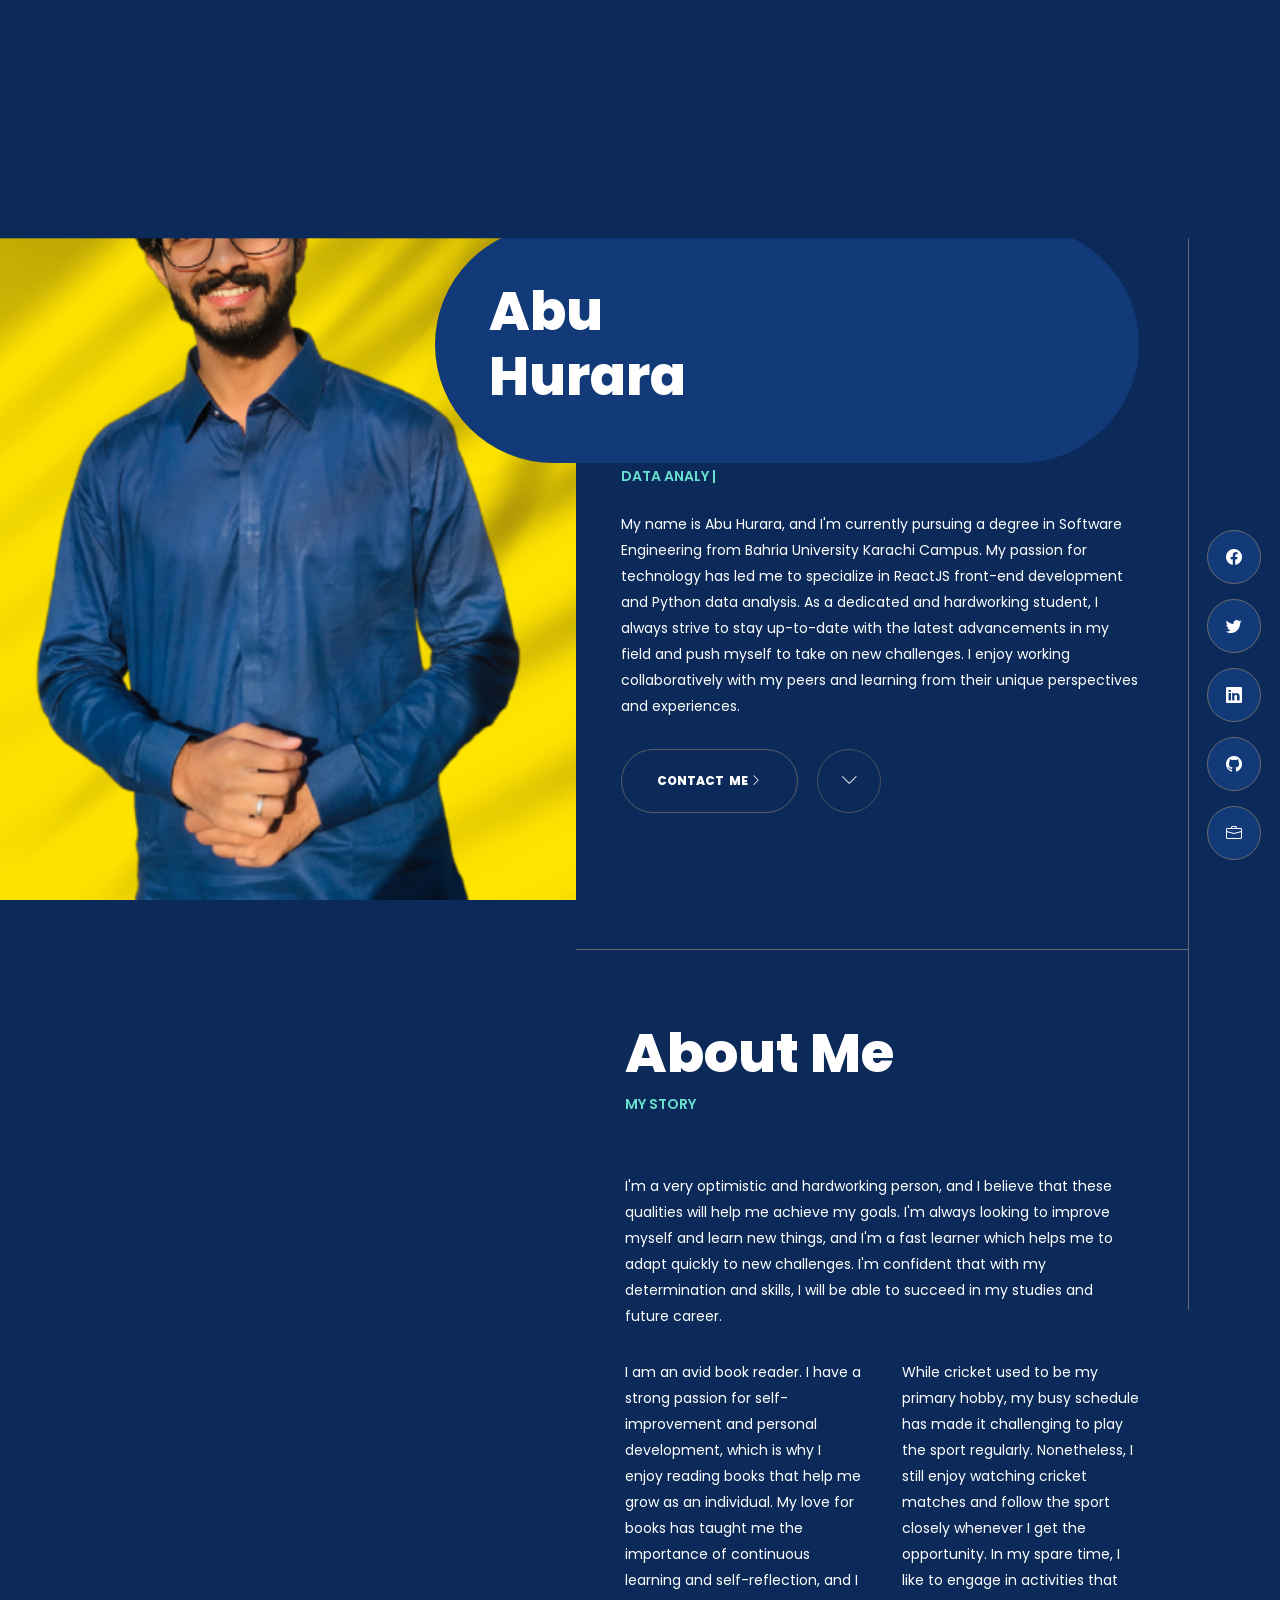
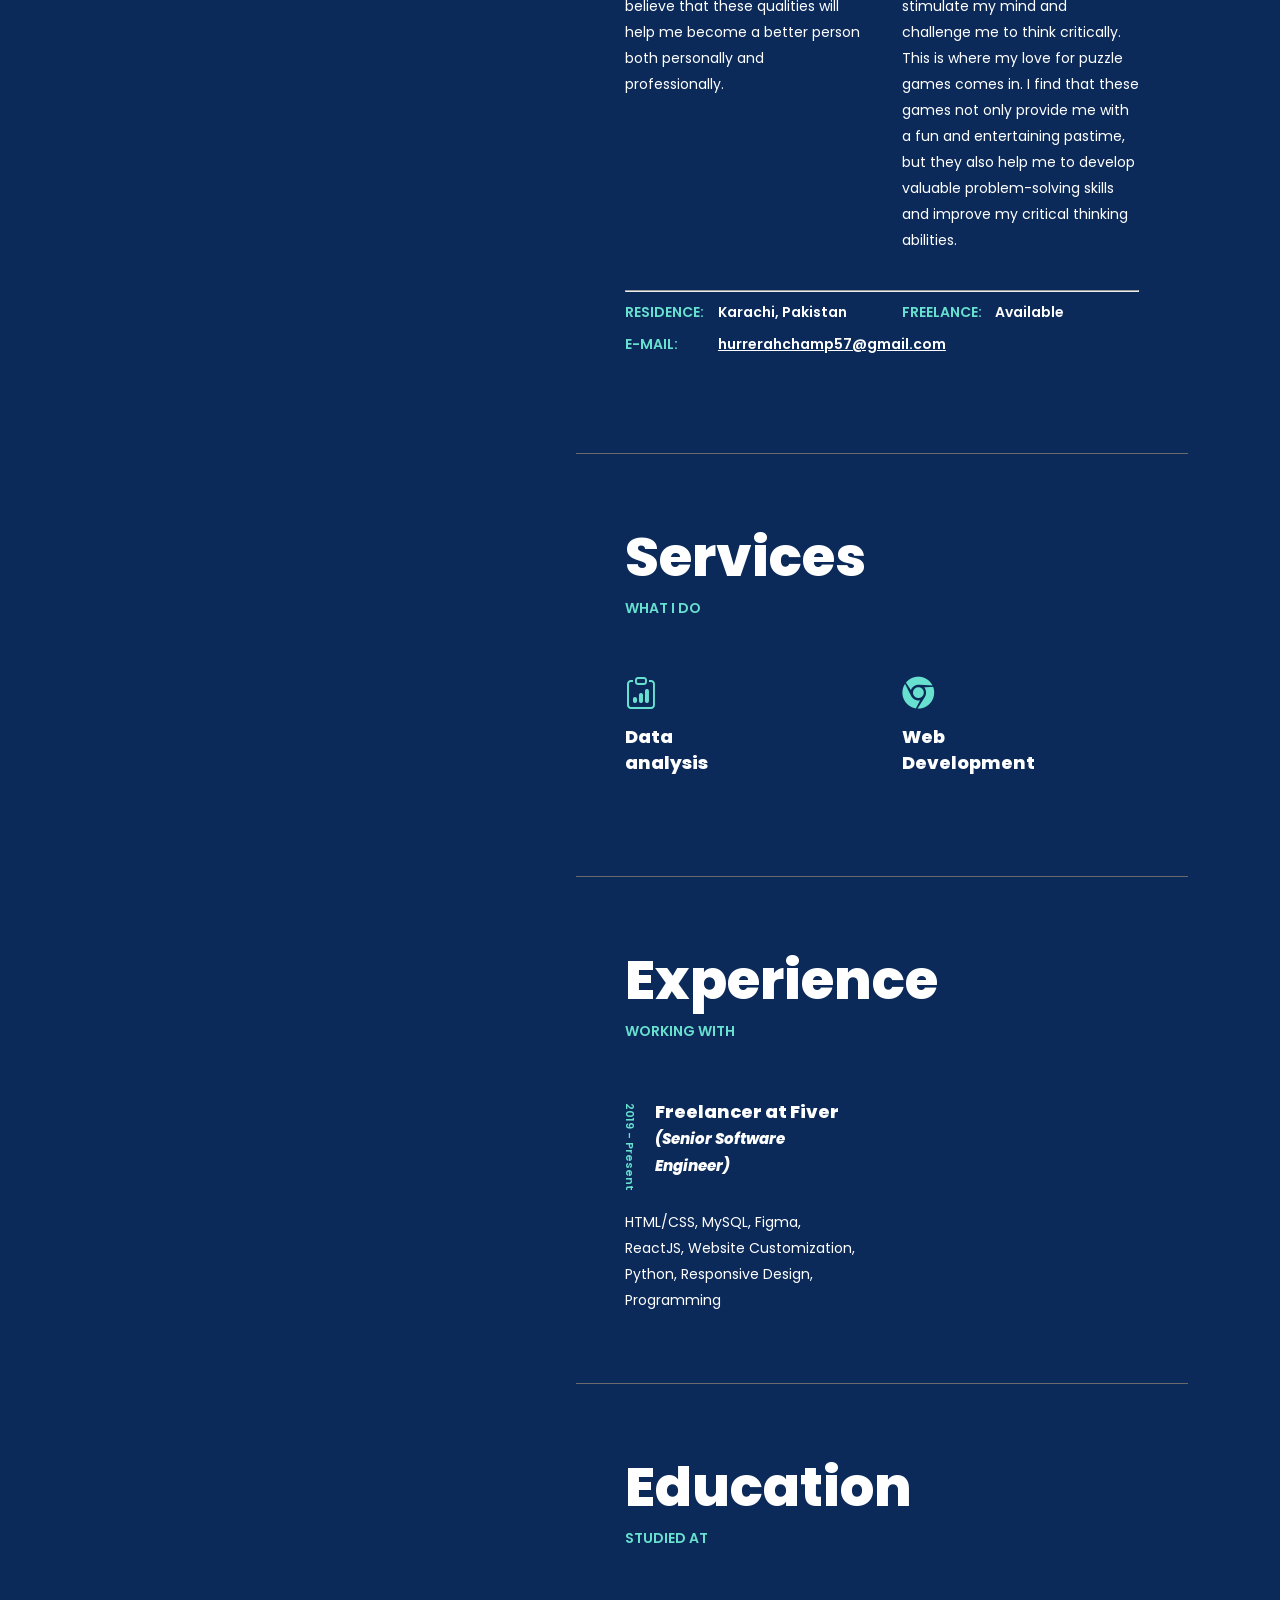
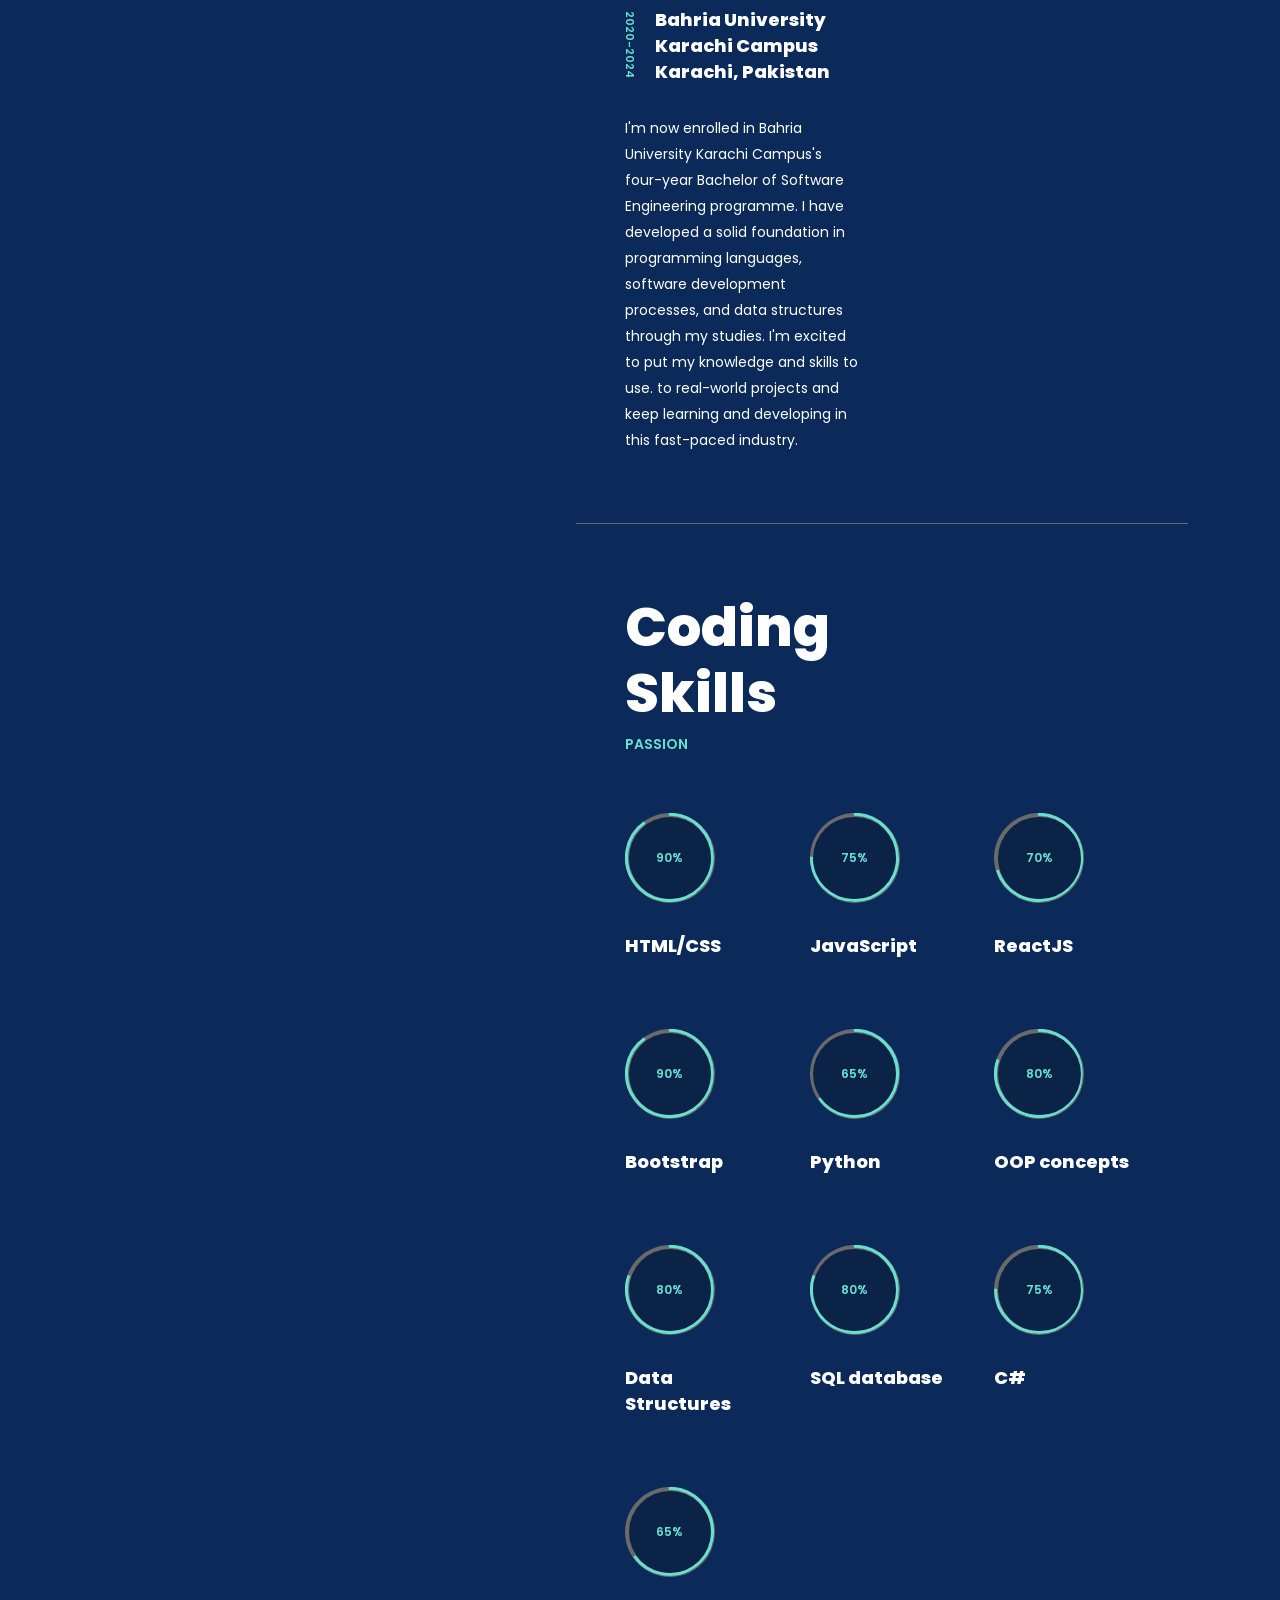
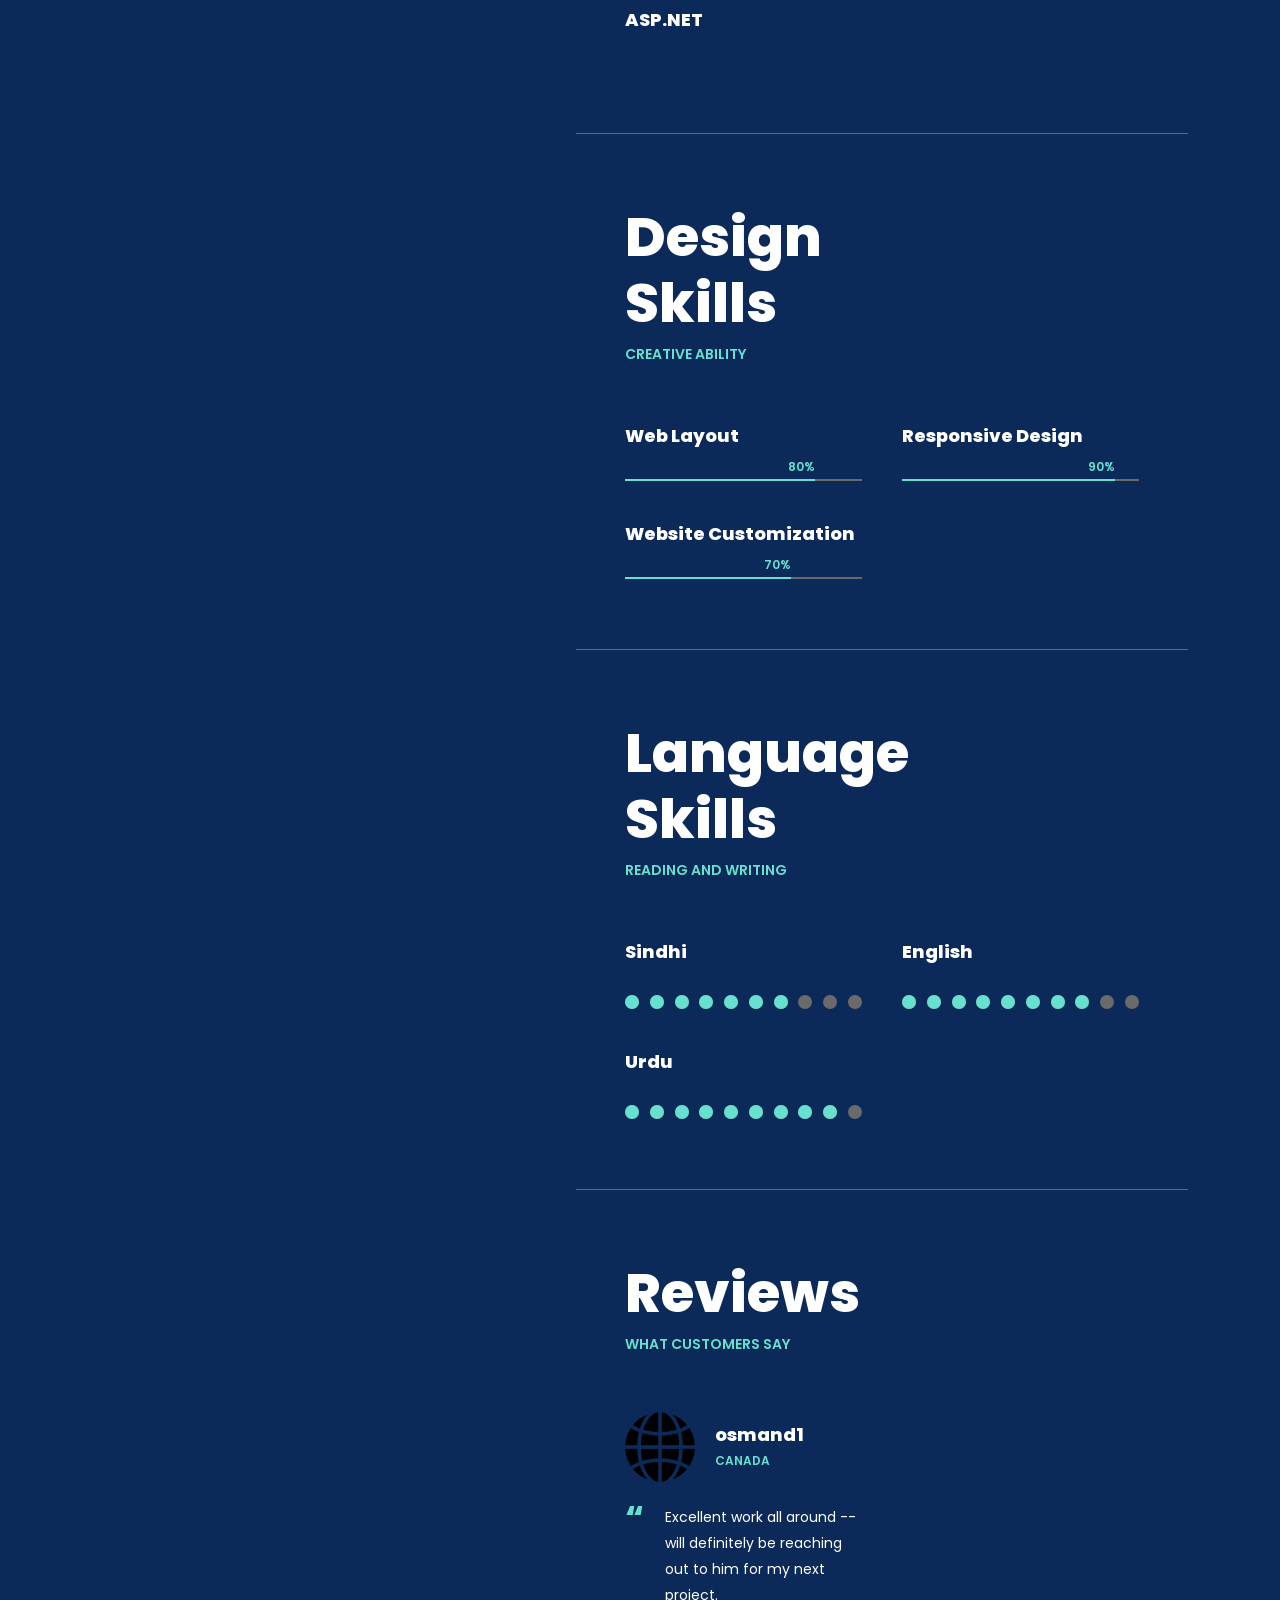
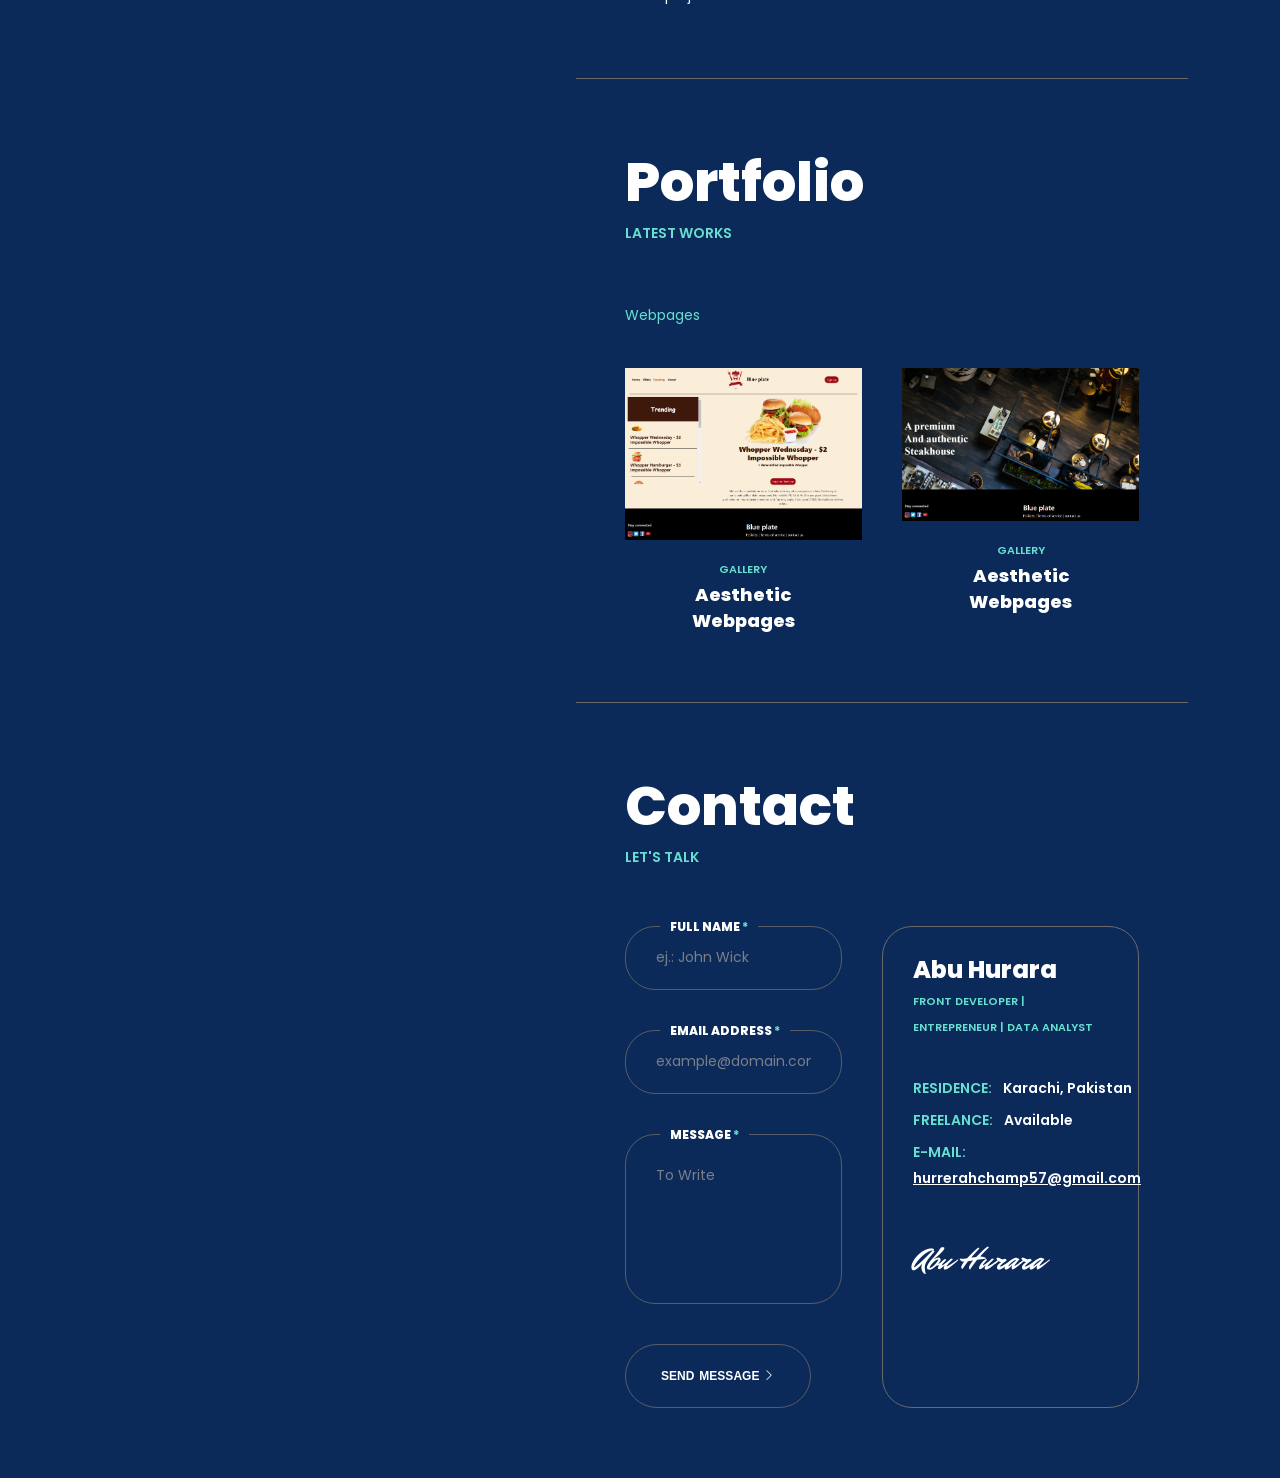
<file: Task 2 Portfolio/index.html>
<!doctype html>
<html lang="en-US">
<head>

<meta charset="UTF-8">
<meta name="viewport" content="width=device-width, initial-scale=1, maximum-scale=1" />
<meta name="description" content="Abu hurara, nick name Champ. Full stack web developer, Entrepreneur." />
<meta name="author" content="Abu Hurara" />

<title>Abu Hurara - Champ - Full Stack Developer</title>

<link href="https://fonts.googleapis.com/css?family=Poppins:100,100i,200,200i,300,300i,400,400i,500,500i,600,600i,700,700i,800,800i,900,900i&amp;display=swap" rel="stylesheet">
<link href="https://fonts.googleapis.com/css?family=Mr+Dafoe&amp;display=swap" rel="stylesheet">

<link rel="stylesheet" href="asset/css/basic.css" />
<link rel="stylesheet" href="asset/css/layout.css" />
<link rel="stylesheet" href="asset/css/magnific-popup.css" />
<link rel="stylesheet" href="asset/css/animate.css" />
<link rel="stylesheet" href="asset/css/jarallax.css" />
<link rel="stylesheet" href="asset/css/owl.carousel.css" />
<link rel="stylesheet" href="asset/css/swiper.css" />
<link rel="stylesheet" href="asset/css/fontawesome.css" />

  <link href="asset/js/glightbox/css/glightbox.min.css" rel="stylesheet">
<link rel="preconnect" href="//fonts.gstatic.com" crossorigin>
<link href="//fonts.googleapis.com/css2?family=Cairo:wght@200;300;400;600;700&display=swap" rel="stylesheet">
<link rel="stylesheet" href="https://cdn.jsdelivr.net/npm/bootstrap-icons@1.5.0/font/bootstrap-icons.css">
<script src="//cdn.jsdelivr.net/npm/bootstrap@5.1.3/dist/js/bootstrap.bundle.min.js" integrity="sha384-ka7Sk0Gln4gmtz2MlQnikT1wXgYsOg+OMhuP+IlRH9sENBO0LRn5q+8nbTov4+1p" crossorigin="anonymous"></script>

<script src="https://code.jquery.com/jquery-3.6.0.min.js"></script>

<!--[if lt IE 9]>
	<script src="http://css3-mediaqueries-js.googlecode.com/svn/trunk/css3-mediaqueries.js"></script>
	<script src="http://html5shim.googlecode.com/svn/trunk/html5.js"></script>
	<![endif]-->
<link rel="apple-touch-icon" sizes="180x180" href="images/favicons/apple-touch-icon.png">
<link rel="icon" type="image/png" sizes="32x32" href="images/favicons/favicon-32x32.png">
<link rel="icon" type="image/png" sizes="16x16" href="images/favicons/favicon-16x16.png">
<link rel="stylesheet" type="text/css" href="https://stackpath.bootstrapcdn.com/font-awesome/4.7.0/css/font-awesome.min.css">
 <link rel="icon" href="asset/pictures/avatar.jpeg">
<script async src="https://www.googletagmanager.com/gtag/js?id=G-E610DMZG5G" type="77de8e51364ebb33f315ec96-text/javascript"></script>
<script type="77de8e51364ebb33f315ec96-text/javascript">
		window.dataLayer = window.dataLayer || [];
		function gtag() { dataLayer.push(arguments); }
		gtag('js', new Date());
		gtag('config', 'G-E610DMZG5G');
	</script>
	<script src="asset/js/jquery.min.js"></script>
	<script src="asset/js/magnific-popup.js"></script>
	<script src='asset/js/magnific-popup.js'></script>

<style>
   a.has-popup-gallery:hover .bi-image {
  visibility: visible;
}

  </style>
	
</head>
<body class="home">

<div class="preloader">
<div class="box-1">
<div class="centrize full-width">
<div class="vertical-center">
<div class="spinner">
<div class="lines"></div>
</div>
</div>
</div>
</div>
<div class="box-2"></div>
</div> 

<div class="container">

<header class="header">

<div class="logo">
<a href="#">
<img class="logo-img" src="asset/pictures/avatar.jpeg" alt="Abu Hurara -Champ " style="border-radius: 100%;" />
<span class="logo-lnk">Abu<br />Hurrerah</span>
</a>
</div>

<a href="#" class="menu-btn"><span></span></a>

<a href="Professional CV Resume.pdf" class="btn download-cv-btn">
<span class="animated-button"><span>Download CV</span></span>
<i class="bi bi-download"></i>
</a>

<div class="header-sidebar">

<div class="top-menu">
<div class="top-menu-nav">
<div class="menu-topmenu-container">
<ul class="menu">
<li class="menu-item">
<a href="#section-about">
<span class="animated-button"><span>About</span></span>
</a>
</li>
<li class="menu-item">
<a href="#section-experience">
<span class="animated-button"><span>Resume</span></span>
</a>
</li>
<li class="menu-item">
<a href="#section-portfolio">
<span class="animated-button"><span>Portfolio</span></span>
</a>
</li>
<li class="menu-item">
<a href="#section-contacts">
<span class="animated-button"><span>Contact</span></span>
</a>
</li>
</ul>
</div>
</div>
</div>
</div>
</header>

<div class="wrapper">

<div class="background-bg">
<div class="started-carousel">
<div class="swiper-container">
<div class="swiper-wrapper">

<div class="swiper-slide first">
 <div class="background-filter">
<div class="background-img" style="background-image: url(asset/pictures/profile-pic.png);"></div>
</div>
</div>
<div class="swiper-slide">
<div class="background-filter">
<div class="background-img" style="background-image: url(asset/pictures/profile-pic.png);"></div>
</div>
</div>
<div class="swiper-slide">
<div class="background-filter">
<div class="background-img" style="background-image: url(asset/pictures/profile-pic.png);"></div>
</div>
</div>
</div>
</div>
</div>
</div>

<div class="section started" id="section-started">
<div class="centrize full-width">
<div class="vertical-center">

<h1 class="h-title">
Abu <br />Hurara
</h1>

<div class="started-content">

<div class="h-subtitles">
<div class="h-subtitle typing-subtitle">
<p>Data Analyst in python</p>
<p>Front-end Web Developer</p>
<p>Entrepreneur</p>
<p>Team Leader</p>
</div>
<span class="typed-subtitle"></span>
</div>

<div class="h-text">
	My name is Abu Hurara, and I'm currently pursuing a degree in Software Engineering from Bahria University Karachi Campus. My
	 passion for technology has led me to specialize in ReactJS front-end development and Python data analysis.
	As a dedicated and hardworking student, I always strive to stay up-to-date with the latest advancements in my field and push myself to
	 take on new challenges. I enjoy working collaboratively with my peers and learning from their unique perspectives and experiences.
	
</div>

<a href="#section-contacts" class="btn">
<span class="animated-button"><span>Contact Me</span></span>
<i class="bi bi-chevron-right"></i>
</a>

<a href="#" class="btn mouse-btn" style="display: none;">
	<i class="bi bi-chevron-down"></i>
	<br>
</a>
</div>
</div>
</div>
</div>

<div class="section about" id="section-about">
<div class="content">

<div class="titles">
<div class="title">About Me</div>
<div class="subtitle">My story</div>
</div>

<div class="cols">
<div class="col col-full">
<div class="single-post-text">
<p>I'm a very optimistic and hardworking person, and I believe that these qualities will help me achieve my 
	goals. I'm always looking to improve myself and learn new things, and I'm a fast learner which helps me to
	 adapt quickly to new challenges.
	I'm confident that with my determination and skills, I will be able to succeed in my studies and future
	 career.</p>
</div>
</div>
<div class="col">
<div class="single-post-text">
<p>
    I am an avid book reader. I have a strong passion for self-improvement 
	and personal development, which is why I enjoy reading books that help me grow as an individual.
	
	My love for books has taught me the importance of continuous learning and self-reflection, and I believe
	 that these qualities will help me become a better person both personally and professionally.
</p>
</div>
</div>
<div class="col">
<div class="single-post-text">
<p>
	While cricket used to be my primary hobby, my busy schedule has made it challenging to play the sport 
	regularly. Nonetheless, I still enjoy watching cricket matches and follow the sport closely whenever I
	 get the opportunity.

	In my spare time, I like to engage in activities that stimulate my mind and challenge me to think 
	critically. This is where my love for puzzle games comes in. I find that these games not only provide me
	 with a fun and entertaining pastime, but they also help me to develop valuable problem-solving skills and
	  improve my critical thinking abilities.
</p>
</div>
</div>
</div>

<div class="info-list">
<hr>
<ul>
<li><strong>Residence:</strong> Karachi, Pakistan</li>
<li><strong>Freelance:</strong> Available</li>
<li style="white-space:nowrap"><strong style="display:inline-block">E-mail:</strong> <a class="__cf_email__" style="display:inline-block">hurrerahchamp57@gmail.com</a></li>

</ul>
</div>
<div class="clear"></div>
</div>
</div>

<div class="section service" id="section-services">
<div class="content">

<div class="titles">
<div class="title">Services</div>
<div class="subtitle">What I Do</div>
</div>

<div class="service-items">

<div class="service-col">
<div class="service-item">
<div class="icon"><i class="bi bi-clipboard-data"></i></div>
<div class="name">Data <br />analysis</div>
</div>
</div>
<div class="service-col">
	<div class="service-item">
	<div class="icon"><i class="fa fa-chrome"></i></div>
	<div class="name">Web <br />Development</div>
	</div>
	</div>
</div>
<div class="clear"></div>
</div>
</div>


<div class="section resume" id="section-experience">
<div class="content">

<div class="titles">
<div class="title">Experience</div>
<div class="subtitle">Working with</div>
</div>

<div class="content-carousel">
<div class="owl-carousel" data-slidesview="2" data-slidesview_mobile="1">
<div class="item">
<div class="resume-item active">
<div class="date">2019 - Present</div>
<div class="name">Freelancer at Fiver  <br><small><i>(Senior Software Engineer)</i></small></div>
<div class="single-post-text">
	<p>
		HTML/CSS, MySQL, Figma, ReactJS, Website Customization, Python, Responsive Design, Programming 
	   </p>
</div>
</div>
</div>

<!-- <div class="item">
<div class="resume-item active">
<div class="date">#</div>
<div class="name"># <br><small><i>#</i></small>
</div>
<div class="single-post-text">
<p>#</p>
</div>
</div>
</div> -->







</div>

<!-- <div class="navs">
<span class="bi bi-chevron-left"></span>
<span class="next fas fa-chevron-right"></span>
</div> -->
</div>
</div>
</div>

<div class="section resume" id="section-education">
<div class="content">

<div class="titles">
<div class="title">Education</div>
<div class="subtitle">Studied at</div>
</div>

<div class="content-carousel">
<div class="owl-carousel" data-slidesview="2" data-slidesview_mobile="1">
<div class="item">
<div class="resume-item active">
<div class="date">2020-2024</div>
<div class="name">Bahria University Karachi Campus<br />Karachi, Pakistan</div>
<div class="single-post-text">
<p>
	I'm now enrolled in Bahria University Karachi Campus's four-year Bachelor of Software Engineering
	 programme. I have developed a solid foundation in programming languages, software development processes,
	  and data structures through my studies. I'm excited to put my knowledge and skills to use. to real-world
	   projects and keep learning and developing in this fast-paced industry.
</p>
</div>
</div>
</div>
</div>

<div class="navs">
</div>
</div>
</div>
</div>

<div class="section skills" id="section-skills-code">
<div class="content">

<div class="titles">
<div class="title">Coding Skills</div>
<div class="subtitle">Passion</div>
</div>

<div class="skills circles">
<ul>
<li>
<div class="progress p90">
<div class="percentage"></div>
<span>90%</span>
</div>
<div class="name">HTML/CSS</div>
</li>
<li>
<div class="progress p75">
<div class="percentage"></div>
<span>75%</span>
</div>
<div class="name">JavaScript</div>
</li>
<li>
 <div class="progress p70">
<div class="percentage"></div>
<span>70%</span>
</div>
<div class="name">ReactJS</div>
</li>
<li>
<div class="progress p90">
<div class="percentage"></div>
<span>90%</span>
</div>
<div class="name">Bootstrap</div>
</li>
<li>
<div class="progress p65">
<div class="percentage"></div>
<span>65%</span>
</div>
<div class="name">Python</div>
</li>
<li>
<div class="progress p80">
<div class="percentage"></div>
<span>80%</span>
</div>
<div class="name">OOP concepts</div>
</li>
<li>
<div class="progress p80">
<div class="percentage"></div>
<span>80%</span>
</div>
<div class="name">Data Structures</div>
</li>
<li>
	<div class="progress p80">
	<div class="percentage"></div>
	<span>80%</span>
	</div>
	<div class="name">SQL database</div>
	</li>
	<li>
		<div class="progress p75">
		<div class="percentage"></div>
		<span>75%</span>
		</div>
		<div class="name">C#</div>
		</li>
		<li>
			<div class="progress p65">
			<div class="percentage"></div>
			<span>65%</span>
			</div>
			<div class="name">ASP.NET</div>
			</li>
</ul>
</div>
</div>
</div>

<div class="section skills" id="section-skills">
<div class="content">

<div class="titles">
<div class="title">Design Skills</div>
<div class="subtitle">Creative ability</div>
</div>

<div class="skills percent">
<ul>
<li>
<div class="name">Web Layout</div>
<div class="progress">
<div class="percentage" style="width: 80%;">
<span class="percent">80%</span>
</div>
</div>
</li>
<li>
<div class="name">Responsive Design</div>
<div class="progress">
<div class="percentage" style="width: 90%;">
<span class="percent">90%</span>
</div>
</div>
</li>
<li>
<div class="name">Website Customization</div>
<div class="progress">
<div class="percentage" style="width: 70%;">
<span class="percent">70%</span>
</div>
</div>
</li>
</ul>
</div>
</div>
</div>

<div class="section skills" id="section-skills-lang">
<div class="content">

<div class="titles">
<div class="title">Language Skills</div>
<div class="subtitle">Reading and writing</div>
</div>

<div class="skills dotted">
<ul>
<li>
<div class="name">Sindhi</div>
<div class="single-post-text">
</div>
<div class="progress">
<div class="percentage" style="width: 70%;">
<span class="percent">70%</span>
</div>
</div>
</li>
<li>
<div class="name">English</div>
<div class="single-post-text">
</div>
<div class="progress">
<div class="percentage" style="width: 80%;">
<span class="percent">80%</span>
</div>
</div>
</li>
<li>
<div class="name">Urdu</div>
<div class="single-post-text">
</div>
<div class="progress">
<div class="percentage" style="width: 90%;">
<span class="percent">90%</span>
</div>
</div>
</li>
</ul>
</div>
</div>
</div>

<div class="section testimonials" id="section-testimonials">
<div class="content">

<div class="titles">
<div class="title">Reviews</div>
<div class="subtitle">What customers say</div>
</div>

<div class="content-carousel">
<div class="owl-carousel" data-slidesview="2" data-slidesview_mobile="1">
<div class="item">
<div class="reviews-item">
<div class="image">
<img src="asset/pictures/Globe.png" alt="osmand1">
</div>
<div class="info">
<div class="name">osmand1</div>
<div class="company">Canada</div>
</div>
<div class="text">
	Excellent work all around -- will definitely be reaching out to him for my next project.
</div>
</div>
</div>
</div>

<div class="navs">
<span class="bi bi-chevron-left"></span>
<span class="bi bi-chevron-right"></span>
</div>
</div>
</div>
</div>

<!--
	<div class="section clients" id="section-clients">
<div class="content">

<div class="titles">
<div class="title">Clients</div>
<div class="subtitle">My partners</div>
</div>

<div class="content-carousel">
<div class="owl-carousel" data-slidesview="4" data-slidesview_mobile="2">
<div class="item">
<div class="clients-item">
<a target="_blank" href="#">
<img src="" alt="" />
</a>
</div>
</div>
</div>

<div class="navs">
<span class="prev fas fa-chevron-left"></span>
<span class="next fas fa-chevron-right"></span>
</div>
</div>
<div class="clear"></div>
</div>
</div> 
-->

<div class="section works" id="section-portfolio">
<div class="content">

<div class="titles">
<div class="title">Portfolio</div>
<div class="subtitle">Latest works</div>
</div>

<div class="filter-menu">
<div class="filters">
<div class="btn-group">
<label data-text="All" class="glitch-effect">
<input type="radio" name="fl_radio" value=".box-col" />Webpages
</label>
</div>
<!-- <div class="btn-group">
<label data-text="Video">
<input type="radio" name="fl_radio" value=".f-gallery" />Websites
</label>
</div> -->
</div>
</div>
<div class="box-items">
<div class="box-col f-gallery">
<div class="box-item">
<div class="image">
<a href="#gallery-1" class="has-popup-gallery">
<img src="asset/pictures/portfolio_websites/6.png" alt="" />

<span class="vertical-center" style="background-color: black;">
	<i class="bi bi-images" style="color: black;"></i>
</span>

</a>
<div id="gallery-1" class="mfp-hide">
<a href="asset/pictures/portfolio_websites/1.png"></a>
<a href="asset/pictures/portfolio_websites/2.png"></a>
<a href="asset/pictures/portfolio_websites/3.jpg"></a>
<a href="asset/pictures/portfolio_websites/4.PNG"></a>
<a href="asset/pictures/portfolio_websites/6.png"></a>
</div>
</div>
<div class="desc">
<div class="category">Gallery</div>
<a href="#gallery-1" class="name has-popup-gallery">Aesthetic Webpages
Collection 1</a>
</div>
</div>
</div>
<div class="box-col f-gallery">
<div class="box-item">
<div class="image">
<a href="#gallery-2" class="has-popup-gallery">
<img src="asset/pictures/portfolio_websites/10.png" alt="" />

<span class="vertical-center">
	<i class="bi bi-image"></i>
</span>

</a>
<div id="gallery-2" class="mfp-hide">
<a href="asset/pictures/portfolio_websites/5.PNG"></a>
<a href="asset/pictures/portfolio_websites/9.png"></a>
<a href="asset/pictures/portfolio_websites/10.png"></a>
<a href="asset/pictures/portfolio_websites/11.png"></a>
</div>
</div>
<div class="desc">
<div class="category">Gallery</div>
<a href="#gallery-2" class="name has-popup-gallery">Aesthetic Webpages
	Collection 2</a>
</div>
</div>
</div>
</div>
<div class="clear"></div>
</div>
</div>

<div class="section contacts" id="section-contacts">
<div class="content">

<div class="titles">
<div class="title">Contact</div>
<div class="subtitle">Let's talk</div>
</div>

<div class="contact-form">
<form id="cform" >
<div class="group-val">
<div class="label">Full name <strong>*</strong></div>
<input type="text" name="name" placeholder="ej.: John Wick" />
</div>
<div class="group-val">
<div class="label">Email address <strong>*</strong></div>
<input type="email" name="email" placeholder="example@domain.com" />
</div>
<div class="group-val">
<div class="label">Message <strong>*</strong></div>
<textarea name="message" placeholder="To Write"></textarea>
</div>
<div class="group-bts">
<button type="submit" class="btn">
<span class="animated-button"><span>Send Message</span></span>
<i class="bi bi-chevron-right"></i>
</button>
</div>
</form>
<div class="alert-success">
<p>Thanks, your message is sent successfully.</p>
</div>
</div>

<div class="contact-info">
<div class="name">Abu Hurara</div>
<div class="subname">Front Developer | Entrepreneur | Data Analyst</div>
 <div class="info-list">
<ul>
<li><strong>Residence:</strong> Karachi, Pakistan</li>
<li><strong>Freelance:</strong> Available</li>
<li><strong>E-mail:</strong> <a href=# class="__cf_email__" ><br>hurrerahchamp57@gmail.com</a></li>
</ul>
</div>
<div class="author">Abu Hurara</div>
</div>
<div class="clear"></div>
</div>
</div>
</div>

<footer class="footer">
<div class="socials">
<a target="_blank" href="https://www.facebook.com/xotic.hurrerah">
	<i class="bi bi-facebook"></i>
</a>
<a target="_blank" href="https://twitter.com/Hurrerah2">
	<i class="bi bi-twitter"></i>
</a>
<a target="_blank" href="https://www.linkedin.com/in/abu-hurara-b9577a234">
	<i class="bi bi-linkedin"></i>
</a>

<a target="_blank" href="https://github.com/ahurara">
	<i class="bi bi-github"></i>
</a>
<a target="_blank" href="https://www.fiverr.com/hurrerah_qazi">
	<i class="bi bi-briefcase"></i>
</a>

</div>
</footer>
</div>

<script data-cfasync="false" src="asset//cdn-cgi/scripts/5c5dd728/cloudflare-static/email-decode.min.js"></script><script src="asset/js/jquery.min.js" type="77de8e51364ebb33f315ec96-text/javascript"></script>
<script src="asset/js/velocity.min.js" type="77de8e51364ebb33f315ec96-text/javascript"></script>
<script src="asset/js/jquery.validate.js" type="77de8e51364ebb33f315ec96-text/javascript"></script>
<script src="asset/js/magnific-popup.js" type="77de8e51364ebb33f315ec96-text/javascript"></script>
<script src="asset/js/typed.js" type="77de8e51364ebb33f315ec96-text/javascript"></script>
<script src="asset/js/jarallax.js" type="77de8e51364ebb33f315ec96-text/javascript"></script>
<script src="asset/js/jarallax-video.js" type="77de8e51364ebb33f315ec96-text/javascript"></script>
<script src="asset/js/jarallax-element.js" type="77de8e51364ebb33f315ec96-text/javascript"></script>
<script src="asset/js/imagesloaded.pkgd.js" type="77de8e51364ebb33f315ec96-text/javascript"></script>
<script src="asset/js/isotope.pkgd.js" type="77de8e51364ebb33f315ec96-text/javascript"></script>
<script src="asset/js/owl.carousel.js" type="77de8e51364ebb33f315ec96-text/javascript"></script>
<script src="asset/js/swiper.js" type="77de8e51364ebb33f315ec96-text/javascript"></script>
<script src="asset/js/scripts.min.js" type="77de8e51364ebb33f315ec96-text/javascript"></script>
<script src="asset//cdn-cgi/scripts/7d0fa10a/cloudflare-static/rocket-loader.min.js" data-cf-settings="77de8e51364ebb33f315ec96-|49" defer=""></script>
<script src="asset/js/jquery.min.js"></script>
	<script src="asset/js/magnific-popup.js"></script>
	
  <script src="https://code.jquery.com/jquery-3.5.1.min.js"></script>
  <script src="https://stackpath.bootstrapcdn.com/bootstrap/4.5.2/js/bootstrap.min.js"></script>
</body>
</html>
</file>
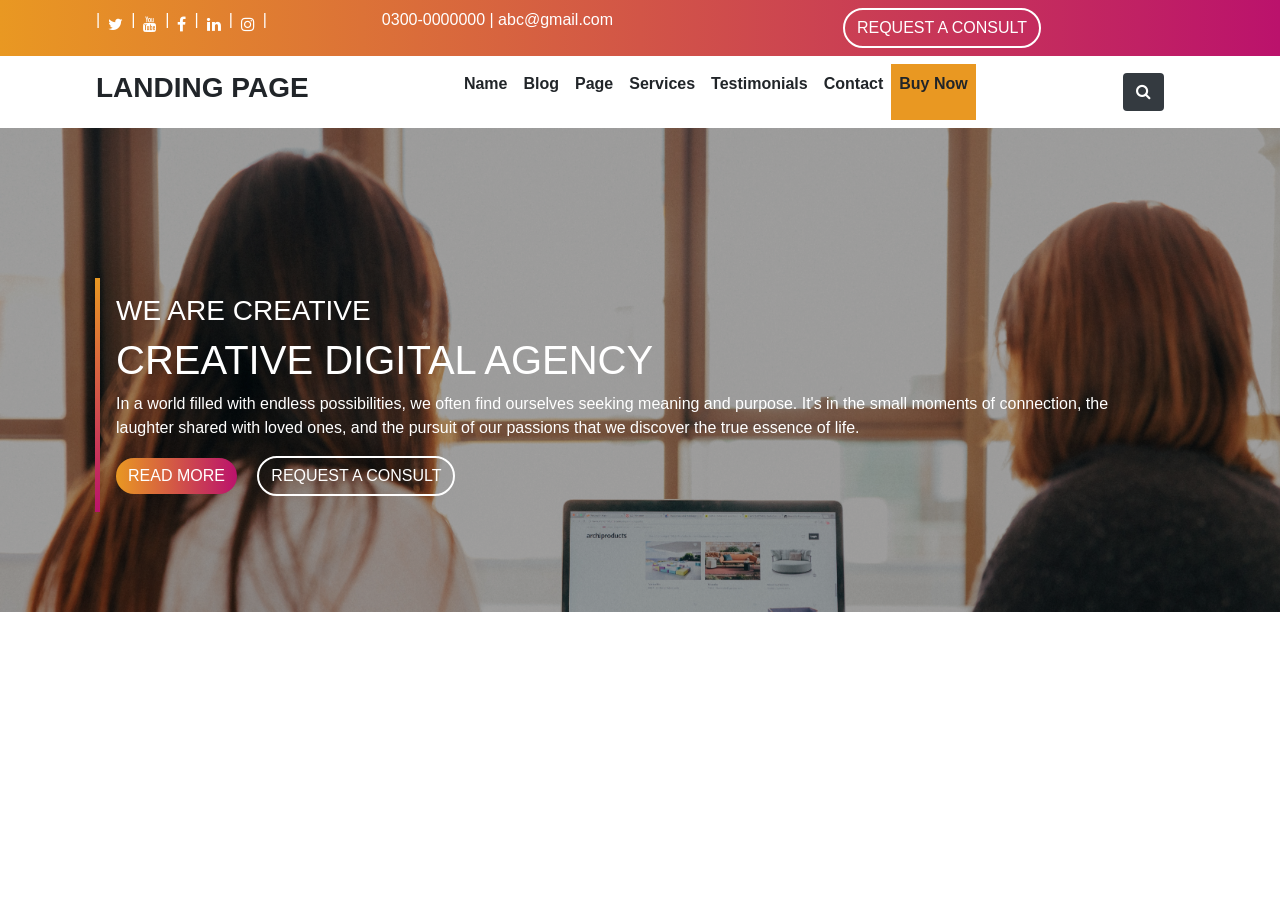
<file: landing.html>
<!doctype html>
<html lang="en">

<head>
    <!-- Required meta tags -->
    <meta charset="utf-8">
    <link rel="stylesheet" href="https://cdnjs.cloudflare.com/ajax/libs/font-awesome/5.15.3/css/all.min.css">
    <link rel="stylesheet" href="https://maxcdn.bootstrapcdn.com/font-awesome/4.4.0/css/font-awesome.min.css">
    <meta name="viewport" content="width=device-width, initial-scale=1, shrink-to-fit=no">
    <link rel="stylesheet" href="./landing.css">
    <!-- Bootstrap CSS -->
    <link rel="stylesheet" href="https://cdn.jsdelivr.net/npm/bootstrap@4.4.1/dist/css/bootstrap.min.css"
        integrity="sha384-Vkoo8x4CGsO3+Hhxv8T/Q5PaXtkKtu6ug5TOeNV6gBiFeWPGFN9MuhOf23Q9Ifjh" crossorigin="anonymous">
    <link rel="stylesheet" href="https://cdn.jsdelivr.net/npm/bootstrap-icons@1.19.0/font/bootstrap-icons.css">

    <title>Hello, world!</title>
</head>

<body>
    <div class="container-fluid">

        <!-- for the header -->
        <div class="row">
            <div class="col-md-12 p-2 pl-3 pr-4 header">
                <header class="styling " style="display: flex;flex-direction: row;">

                    <p>|</p>
                    <i class="fa fa-twitter p-2"></i>
                    <p>|</p>
                    <i class="fa fa-youtube p-2"></i>
                    <p>|</p>
                    <i class="fa fa-facebook p-2"></i>
                    <p>|</p>
                    <i class="fa fa-linkedin p-2"></i>
                    <p>|</p>
                    <i class="fa fa-instagram p-2"></i>
                    <p>|</p>

                    <p class="mx-auto">0300-0000000 | abc@gmail.com</p>
                    <button class="mx-auto btn transparent consultBtn">REQUEST
                        A CONSULT</button>

                </header>
            </div>
        </div>

        <!-- code for navbar -->
        <div class="row styling ">
            <div class="col-md-12 p-0">
                <nav class="navbar navbar-expand-lg bg-body-tertiary no-gutters">
                    <div class="container-fluid p-0">
                        <h3 class=" font-weight-bold">LANDING PAGE</h3>
                        <button class="navbar-toggler" type="button" data-bs-toggle="collapse"
                            data-bs-target="#navbarSupportedContent" aria-controls="navbarSupportedContent"
                            aria-expanded="false" aria-label="Toggle navigation">
                            <span class="navbar-toggler-icon"></span>
                        </button>
                        <div class="collapse navbar-collapse p-0" id="navbarSupportedContent">
                            <ul class="navbar-nav mx-auto mb-2 mb-lg-0">
                                <li class="nav-item">
                                    <p class="nav-link font-weight-bold ">Name</p>
                                </li>
                                <li class="nav-item">
                                    <p class="nav-link font-weight-bold">Blog</p>
                                </li>
                                <li class="nav-item">
                                    <p class="nav-link font-weight-bold ">Page</p>
                                </li>
                                <li class="nav-item">
                                    <p class="nav-link font-weight-bold">Services</p>
                                </li>
                                <li class="nav-item">
                                    <p class="nav-link font-weight-bold">Testimonials</p>
                                </li>
                                <li class="nav-item">
                                    <p class="nav-link font-weight-bold">Contact</p>
                                </li>
                                <li class="nav-item" style="background-color:  #E99822;">
                                    <p class="nav-link font-weight-bold">Buy Now</p>
                                </li>
                            </ul>

                            <button class="btn bg-dark" type="submit" style="color: white;"><i
                                    class="fa fa-search"></i></button>

                        </div>
                    </div>
                </nav>
            </div>
        </div>

        <!-- main section -->
        <div class="row">
            <div class="col-md-12 mainSec">
                <div class="stylingb bt-5 mt-5 mb-5 p-3 element-with-gradient-border" style="margin-top: 150px !important;margin-bottom: 100px !important;color: white;">
                    <h3 class=""> WE ARE CREATIVE</h3>
                    <h1>CREATIVE DIGITAL AGENCY</h1>
                    <p>In a world filled with endless possibilities, we often find ourselves seeking meaning and
                        purpose.
                        It's in the small moments of connection, the laughter shared with loved ones, and the pursuit of
                        our passions that we discover the true essence of life.</p>
                    <button class="header btn" style="border-radius:50px ;outline: none;border: none;">READ MORE</button>
                    <button class="consultBtn btn transparent ml-3">REQUEST
                        A CONSULT</button>
                </div>
            </div>
        </div>

    </div>

    <!-- Optional JavaScript -->
    <!-- jQuery first, then Popper.js, then Bootstrap JS -->
    <script src="https://code.jquery.com/jquery-3.4.1.slim.min.js"
        integrity="sha384-J6qa4849blE2+poT4WnyKhv5vZF5SrPo0iEjwBvKU7imGFAV0wwj1yYfoRSJoZ+n"
        crossorigin="anonymous"></script>
    <script src="https://cdn.jsdelivr.net/npm/popper.js@1.16.0/dist/umd/popper.min.js"
        integrity="sha384-Q6E9RHvbIyZFJoft+2mJbHaEWldlvI9IOYy5n3zV9zzTtmI3UksdQRVvoxMfooAo"
        crossorigin="anonymous"></script>
    <script src="https://cdn.jsdelivr.net/npm/bootstrap@4.4.1/dist/js/bootstrap.min.js"
        integrity="sha384-wfSDF2E50Y2D1uUdj0O3uMBJnjuUD4Ih7YwaYd1iqfktj0Uod8GCExl3Og8ifwB6"
        crossorigin="anonymous"></script>
</body>

</html>
</file>
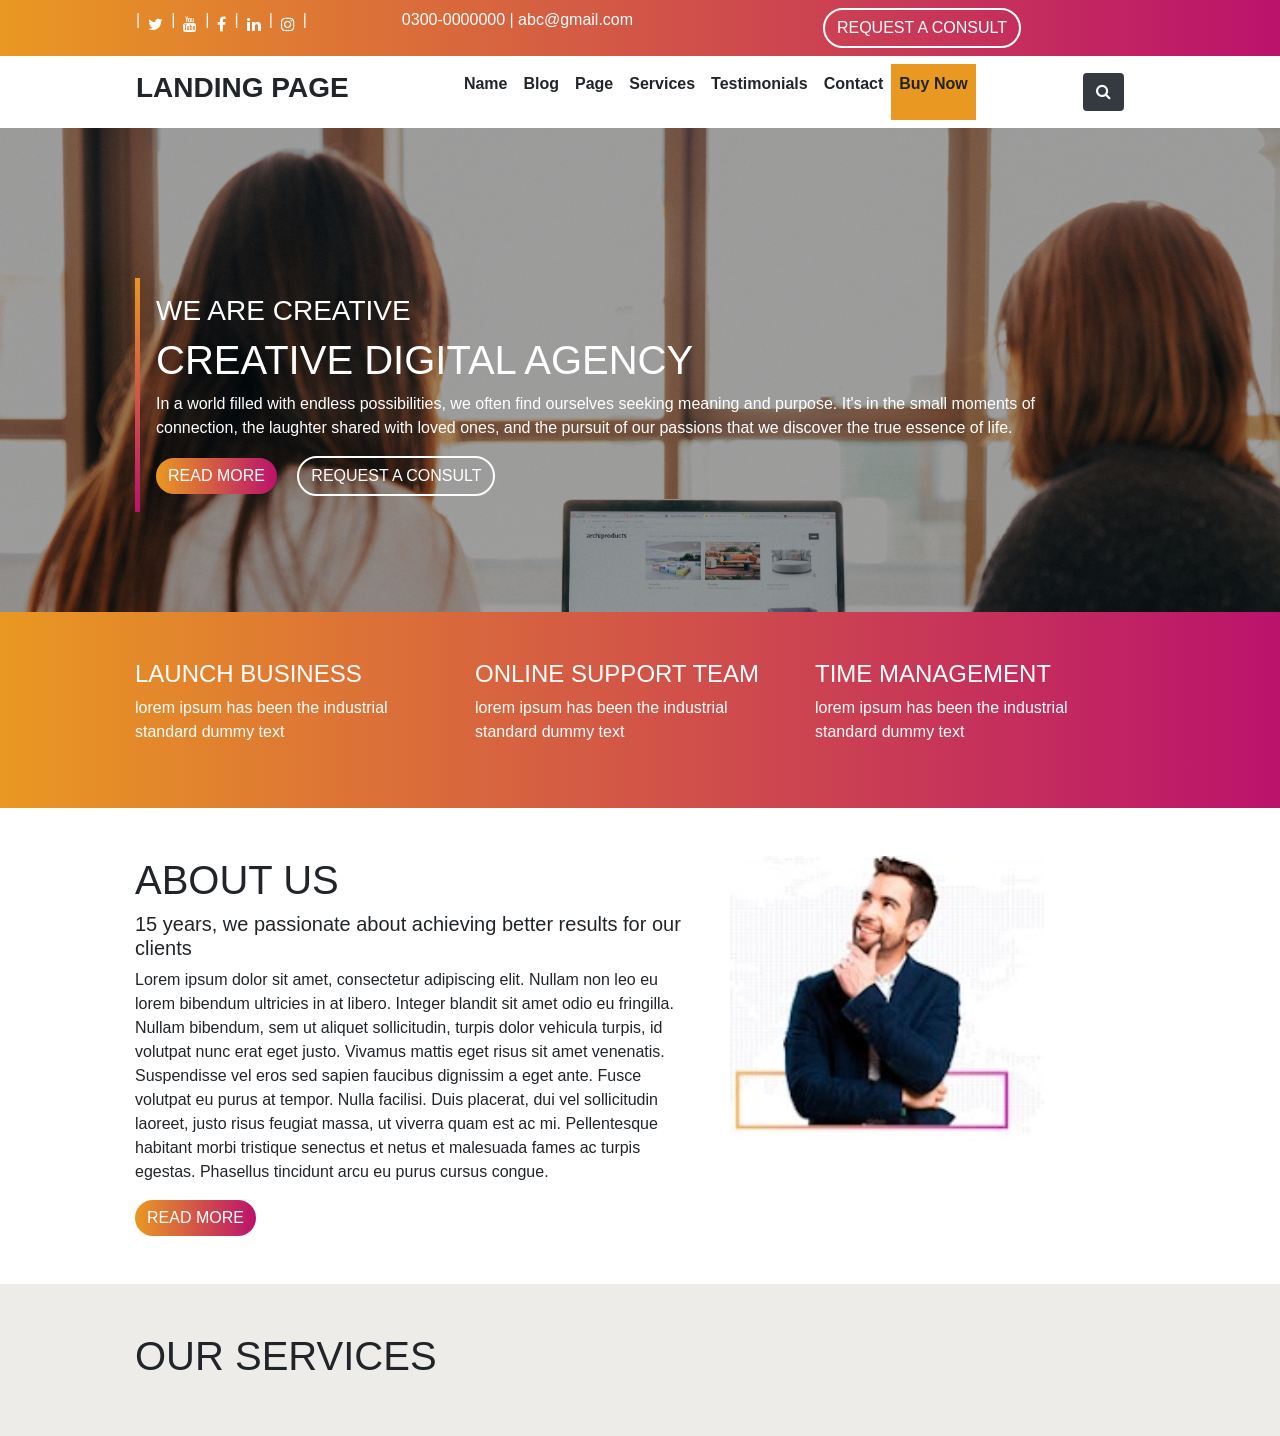
<file: Task 1 Landing page/landing.html>
<!doctype html>
<html lang="en">

<head>
    <!-- Required meta tags -->
    <meta charset="utf-8">
    <link rel="stylesheet" href="https://cdnjs.cloudflare.com/ajax/libs/font-awesome/5.15.3/css/all.min.css">
    <link rel="stylesheet" href="https://maxcdn.bootstrapcdn.com/font-awesome/4.4.0/css/font-awesome.min.css">
    <meta name="viewport" content="width=device-width, initial-scale=1, shrink-to-fit=no">
    <link rel="stylesheet" href="./landing.css">
    <!-- Bootstrap CSS -->
    <link rel="stylesheet" href="https://cdn.jsdelivr.net/npm/bootstrap@4.4.1/dist/css/bootstrap.min.css"
        integrity="sha384-Vkoo8x4CGsO3+Hhxv8T/Q5PaXtkKtu6ug5TOeNV6gBiFeWPGFN9MuhOf23Q9Ifjh" crossorigin="anonymous">
    <link rel="stylesheet" href="https://cdn.jsdelivr.net/npm/bootstrap-icons@1.19.0/font/bootstrap-icons.css">

    <title>Hello, world!</title>
</head>

<body>
    <div class="container-fluid">

        <!-- for the header -->
        <div class="row">
            <div class="col-md-12 p-2 pl-3 pr-4 header">
                <header class="styling " style="display: flex;flex-direction: row;">

                    <p>|</p>
                    <i class="fa fa-twitter p-2"></i>
                    <p>|</p>
                    <i class="fa fa-youtube p-2"></i>
                    <p>|</p>
                    <i class="fa fa-facebook p-2"></i>
                    <p>|</p>
                    <i class="fa fa-linkedin p-2"></i>
                    <p>|</p>
                    <i class="fa fa-instagram p-2"></i>
                    <p>|</p>

                    <p class="mx-auto">0300-0000000 | abc@gmail.com</p>
                    <button class="mx-auto btn transparent consultBtn">REQUEST
                        A CONSULT</button>

                </header>
            </div>
        </div>

        <!-- code for navbar -->
        <div class="row styling ">
            <div class="col-md-12 p-0">
                <nav class="navbar navbar-expand-lg bg-body-tertiary no-gutters">
                    <div class="container-fluid p-0">
                        <h3 class=" font-weight-bold">LANDING PAGE</h3>
                        <button class="navbar-toggler" type="button" data-bs-toggle="collapse"
                            data-bs-target="#navbarSupportedContent" aria-controls="navbarSupportedContent"
                            aria-expanded="false" aria-label="Toggle navigation">
                            <span class="navbar-toggler-icon"></span>
                        </button>
                        <div class="collapse navbar-collapse p-0" id="navbarSupportedContent">
                            <ul class="navbar-nav mx-auto mb-2 mb-lg-0">
                                <li class="nav-item">
                                    <p class="nav-link font-weight-bold ">Name</p>
                                </li>
                                <li class="nav-item">
                                    <p class="nav-link font-weight-bold">Blog</p>
                                </li>
                                <li class="nav-item">
                                    <p class="nav-link font-weight-bold ">Page</p>
                                </li>
                                <li class="nav-item">
                                    <p class="nav-link font-weight-bold">Services</p>
                                </li>
                                <li class="nav-item">
                                    <p class="nav-link font-weight-bold">Testimonials</p>
                                </li>
                                <li class="nav-item">
                                    <p class="nav-link font-weight-bold">Contact</p>
                                </li>
                                <li class="nav-item" style="background-color:  #E99822;">
                                    <p class="nav-link font-weight-bold">Buy Now</p>
                                </li>
                            </ul>

                            <button class="btn bg-dark" type="submit" style="color: white;"><i
                                    class="fa fa-search"></i></button>

                        </div>
                    </div>
                </nav>
            </div>
        </div>

        <!-- main section -->
        <div class="row">
            <div class="col-md-12 mainSec">
                <div class="stylingb bt-5 mt-5 mb-5 p-3 element-with-gradient-border"
                    style="margin-top: 150px !important;margin-bottom: 100px !important;color: white;">
                    <h3 class=""> WE ARE CREATIVE</h3>
                    <h1>CREATIVE DIGITAL AGENCY</h1>
                    <p>In a world filled with endless possibilities, we often find ourselves seeking meaning and
                        purpose.
                        It's in the small moments of connection, the laughter shared with loved ones, and the pursuit of
                        our passions that we discover the true essence of life.</p>
                    <button class="header btn" style="border-radius:50px ;outline: none;border: none;">READ
                        MORE</button>
                    <button class="consultBtn btn transparent ml-3">REQUEST
                        A CONSULT</button>
                </div>
            </div>
        </div>

        <!-- services section -->
        <div class="row header pt-5 pb-5 styling">

            <div class="col-md-4">
                <h4> LAUNCH BUSINESS</h4>
                <p>lorem ipsum has been the industrial standard dummy text</p>
            </div>
            <div class="col-md-4">
                <h4>ONLINE SUPPORT TEAM</h4>
                <p>lorem ipsum has been the industrial standard dummy text</p>
            </div>
            <div class="col-md-4">
                <h4>TIME MANAGEMENT</h4>
                <p>lorem ipsum has been the industrial standard dummy text</p>
            </div>

        </div>

        <!-- about us section -->
        <div class="row pt-5 pb-5 styling">
            <div class="col-md-7">
                <h1>ABOUT US</h1>
                <h5>15 years, we passionate about achieving better results for our clients</h5>
                <p>Lorem ipsum dolor sit amet, consectetur adipiscing elit. Nullam non leo eu lorem bibendum ultricies
                    in
                    at libero. Integer blandit sit amet odio eu fringilla. Nullam bibendum, sem ut aliquet sollicitudin,
                    turpis dolor vehicula turpis, id volutpat nunc erat eget justo. Vivamus mattis eget risus sit amet
                    venenatis. Suspendisse vel eros sed sapien faucibus dignissim a eget ante. Fusce volutpat eu purus
                    at tempor. Nulla facilisi. Duis placerat, dui vel sollicitudin laoreet, justo risus feugiat massa,
                    ut viverra quam est ac mi. Pellentesque habitant morbi tristique senectus et netus et malesuada
                    fames ac turpis egestas. Phasellus tincidunt arcu eu purus cursus congue.</p>

                <button class="header btn" style="border-radius:50px ;outline: none;border: none;">READ MORE</button>
            </div>


            <div class="col-md-5">
                <img src="./Assets/Capture.PNG" alt="" style="background-size: cover;">
            </div>
        </div>

        <!-- services section -->
        <div class="row pt-5 pb-5 styling" style="background-color: #edece8;">
            <div class="col-md-12">
                <h1>OUR SERVICES</h1>
            </div>
            <div class="col-md-4">
                
            </div>
        </div>

    </div>

    <!-- Optional JavaScript -->
    <!-- jQuery first, then Popper.js, then Bootstrap JS -->
    <script src="https://code.jquery.com/jquery-3.4.1.slim.min.js"
        integrity="sha384-J6qa4849blE2+poT4WnyKhv5vZF5SrPo0iEjwBvKU7imGFAV0wwj1yYfoRSJoZ+n"
        crossorigin="anonymous"></script>
    <script src="https://cdn.jsdelivr.net/npm/popper.js@1.16.0/dist/umd/popper.min.js"
        integrity="sha384-Q6E9RHvbIyZFJoft+2mJbHaEWldlvI9IOYy5n3zV9zzTtmI3UksdQRVvoxMfooAo"
        crossorigin="anonymous"></script>
    <script src="https://cdn.jsdelivr.net/npm/bootstrap@4.4.1/dist/js/bootstrap.min.js"
        integrity="sha384-wfSDF2E50Y2D1uUdj0O3uMBJnjuUD4Ih7YwaYd1iqfktj0Uod8GCExl3Og8ifwB6"
        crossorigin="anonymous"></script>
</body>

</html>
</file>
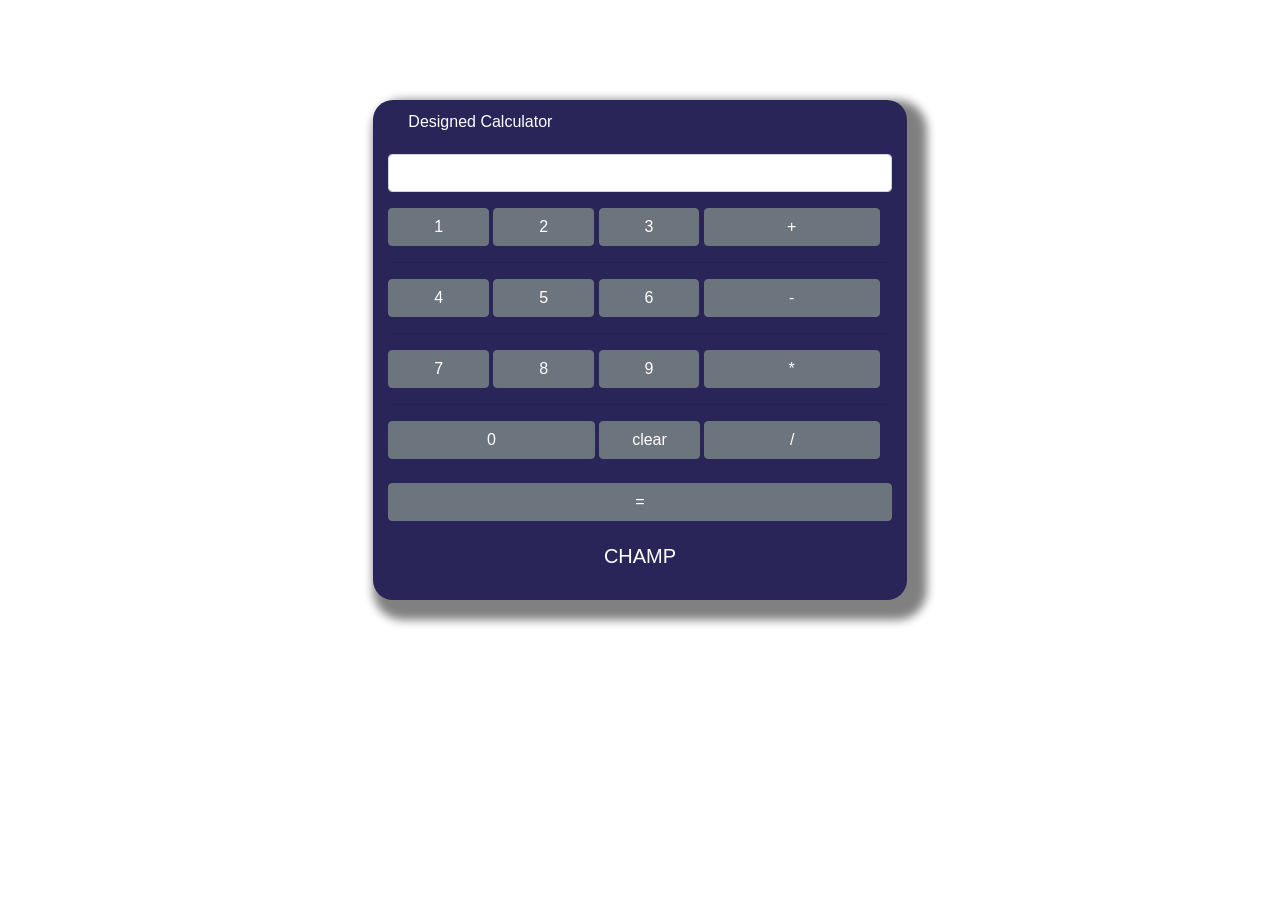
<file: Task 3 Calculator/calculator.html>
<!doctype html>
<html lang="en">
  <head>
    <!-- Required meta tags -->
    <meta charset="utf-8">
    <meta name="viewport" content="width=device-width, initial-scale=1, shrink-to-fit=no">

    <!-- Bootstrap CSS -->
    <link rel="stylesheet" href="https://maxcdn.bootstrapcdn.com/bootstrap/4.0.0/css/bootstrap.min.css" integrity="sha384-Gn5384xqQ1aoWXA+058RXPxPg6fy4IWvTNh0E263XmFcJlSAwiGgFAW/dAiS6JXm" crossorigin="anonymous">

    <title>calculator</title>
  </head>
  <body>
    <div class="container-fluid" >

      <div class="row" style="justify-content: center ;" >
        <div class="col-md-5"  style="box-shadow: 10px 10px 10px 10px grey;height: 500px ;border-bottom-right-radius: 20px;border-bottom-left-radius: 20px;border-top-right-radius: 20px;border-top-left-radius: 20px;margin-top: 100px;background-color: #292559" >

          <div class="row" >
            <div class="col-md-12">
             <P  style="color: white;margin-left: 20px;margin-top: 10px">Designed Calculator</P>
             <form id="myform">
          <div class="input-group mb-3" style="margin-top: 20px">
  <input type="text" class="form-control"  aria-label="Username" aria-describedby="basic-addon1" 
  name="display" id="display">
</div>
</div>
</div>

<div class="row" >
<div class="col-md-12">
<button type="button" class="btn btn-secondary  " style="width: 20%" onclick="click1()">1</button>
<button type="button" class="btn btn-secondary  " style="width: 20%" onclick="click2()">2</button>
<button type="button" class="btn btn-secondary  " style="width: 20%" onclick="click3()">3</button>
<button type="button" class="btn btn-secondary  " style="width: 35%" onclick="add()">+</button>
<br>
</div>
</div>
<hr>
<div class="row">
<div class="col-md-12">
<button type="button" class="btn btn-secondary  " style="width: 20%" onclick="click4()">4</button>
<button type="button" class="btn btn-secondary  " style="width: 20%" onclick="click5()">5</button>
<button type="button" class="btn btn-secondary  " style="width: 20%" onclick="click6()">6</button>
<button type="button" class="btn btn-secondary " style="width: 35%" onclick="sub()">-</button>
<br>
</div>
</div>
<hr>
<div class="row">
<div class="col-md-12">
<button type="button" class="btn btn-secondary  " style="width: 20%" onclick="click7()">7</button>
<button type="button" class="btn btn-secondary  " style="width: 20%" onclick="click8()">8</button>
<button type="button" class="btn btn-secondary  " style="width: 20%" onclick="click9()">9</button>
<button type="button" class="btn btn-secondary " style="width: 35%" onclick="mult()">*</button>
<br>
</div>
</div>
<hr>
<div class="row">
<div class="col-md-12">
<button type="button" class="btn btn-secondary " style="width: 41%" onclick="click0()">0</button>
<button type="clear" class="btn btn-secondary " style="width: 20%" onclick="clear()">clear</button>
<button type="button" class="btn btn-secondary " style="width: 35%" onclick="div()">/</button>
<br>
<br>
</div>
</div>
<div class="row">
  <hr>
<div class="col-md-12">
<button type="button" class="btn btn-secondary btn-block " onclick="solve()">=</button>
</form>
</div>
</div>
<p align="center" style="color:white;margin-top: 20px;font-size:20px  ">CHAMP</p>






          
        </div>
      </div>
      

    </div>

    <!-- Optional JavaScript -->
    <!-- jQuery first, then Popper.js, then Bootstrap JS -->
    <script src="https://code.jquery.com/jquery-3.2.1.slim.min.js" integrity="sha384-KJ3o2DKtIkvYIK3UENzmM7KCkRr/rE9/Qpg6aAZGJwFDMVNA/GpGFF93hXpG5KkN" crossorigin="anonymous"></script>
    <script src="https://cdnjs.cloudflare.com/ajax/libs/popper.js/1.12.9/umd/popper.min.js" integrity="sha384-ApNbgh9B+Y1QKtv3Rn7W3mgPxhU9K/ScQsAP7hUibX39j7fakFPskvXusvfa0b4Q" crossorigin="anonymous"></script>
    <script src="https://maxcdn.bootstrapcdn.com/bootstrap/4.0.0/js/bootstrap.min.js" integrity="sha384-JZR6Spejh4U02d8jOt6vLEHfe/JQGiRRSQQxSfFWpi1MquVdAyjUar5+76PVCmYl" crossorigin="anonymous"></script>
   <script type="text/javascript">
     function click1()
     {
      document.getElementById("display").value+="1";
     }


     function click2()
     {
      document.getElementById("display").value+="2";
     }


     function click3()
     {
      document.getElementById("display").value+=("3");
     }


     function click4()
     {
      document.getElementById("display").value+=("4");
     }


     function click5()
     {
      document.getElementById("display").value+=("5");
     }


     function click6()
     {
      document.getElementById("display").value+=("6");
     }


     function click7()
     {
      document.getElementById("display").value+=("7");
     }


     function click8()
     {
      document.getElementById("display").value+=("8");
     }


     function click9()
     {
      document.getElementById("display").value+=("9");
     }


     function click0()
     {
      document.getElementById("display").value+=("0");
     }

     function add()
     {
      document.getElementById("display").value+=("+");
     }

     function sub()
     {
      document.getElementById("display").value+=("-");
     }

     function div()
     {
      document.getElementById("display").value+=("/");
     }

     function mult()
     {
      document.getElementById("display").value+=("*");
     }

     function solve()
     {
      var sol=eval(display.value);
      document.getElementById("display").value=sol;
     }

     




   </script>


  </body>
</html>
</file>
<file: Task 2 Portfolio/asset/css/basic.css>
/* TABLE OF CONTENTS
	- Basic
	- Preloader
	- Container
	- Columns
	- Typography
	- Links
	- Buttons
	- Forms
	- Lists
	- Code
	- Tables
	- Alignment
	- Text Formating
	- Blockquote
	- Animations
*/

/* - Basic */
html {
	margin-right: 0 !important;
}


body {
	margin: 0;
	padding: 0;
	border: none;
	font-family: "Poppins";
	font-size: 14px;
	line-height: 26px;
	color: #fff;
	background: #0b2a5a;
	letter-spacing: 0;
	font-weight: 400;
	-webkit-font-smoothing: antialiased;
	-moz-osx-font-smoothing: grayscale;
	text-rendering: optimizeLegibility;
}


* {
	box-sizing: border-box;
	-webkit-box-sizing: border-box;
}


.clear {
	clear: both;
}


/* - Preloader */
.preloader {
	position: fixed;
	width: 100%;
	height: 0;
	z-index: 999;
}

.preloader .box-1, .preloader .box-2 {
	position: absolute;
	left: 0;
	top: 0;
	width: 100%;
	height: 100vh;
	background: #0b2a5a;
}

.preloader .box-2 {
	background: #123978;
}

.preloader .spinner {
	margin: -40px 0 0 -5px;
	position: absolute;
	top: 50%;
	left: 50%;
	width: 10px;
	height: 80px;
}

.preloader .spinner .lines {
	position: absolute;
	width: 10px;
	height: 80px;
}

.preloader .spinner .lines:before, .preloader .spinner .lines:after {
	content: '';
	position: absolute;
	width: 10px;
	height: 80px;
	background: #FFF;
	clip: rect(0, 0, 20px, 0);
	-webkit-clip: rect(0, 0, 20px, 0);
}

.preloader .spinner .lines:before {
	left: 0;
	animation: loading 2s cubic-bezier(0.165, 0.85, 0.45, 1) 0s infinite;
}

.preloader .spinner .lines:after {
	left: 15px;
	background: #68e0cf;
	animation: loading 2s cubic-bezier(0.165, 0.85, 0.45, 1) 0.5s infinite;
}


/* - Container */
.container {
	margin: 0;
	position: relative;
	overflow: hidden;
}


.wrapper {
	position: relative;
	margin-top: 50px;
	margin-left: 45%;
	margin-right: 92px;
}


.wrapper:before {
	content: '';
	position: fixed;
	left: 45%;
	right: 92px;
	top: 0;
	height: 40px;
	background: #0b2a5a;
	z-index: 13;
}


@media (max-width: 1199px) {
	.wrapper {
		position: relative;
		margin-top: 0;
		margin-left: 0;
		margin-right: 0;
	}


	.wrapper:before {
		display: none;
	}

}

/* - Columns */
.cols {
	margin: 0 -20px;
	position: relative;
}

.cols .col {
	margin-bottom: 30px;
	padding: 0 20px;
	float: left;
	width: 50%;
}

.cols .col.col-full {
	width: 100%;
}


@media (max-width: 720px) {
	.cols .col {
		width: 100%;
	}

}

.cols:after {
	content: '';
	display: block;
	clear: both;
}


.cols .col.col-sm {
	width: 25%;
}


@media (max-width: 720px) {
	.cols .col.col-sm {
		width: 100%;
	}

}

.cols .col.col-lg {
	width: 75%;
}


@media (max-width: 720px) {
	.cols .col.col-lg {
		width: 100%;
	}

}

.single-post-text > *:first-child {
	margin-top: 0;
}

.single-post-text > *:last-child {
	margin-bottom: 0;
}


/* - Typography */
h1,
h2,
h3,
h4,
h5,
h6 {
	font-weight: 700;
	font-family: "Poppins";
	margin: 0;
	margin-top: 30px;
	margin-bottom: 30px;
	color: #141414;
}


h1 {
	font-size: 34px;
}


h2 {
	font-size: 30px;
}


h3 {
	font-size: 26px;
}


h4 {
	font-size: 22px;
}


h5 {
	font-size: 18px;
}


h6 {
	font-size: 12px;
}


p {
	font-size: 14px;
	padding: 0;
	margin: 30px 0;
}


strong {
	font-weight: 700;
}


@media screen and (max-width: 720px) {
	h1 {
		font-size: 24px;
	}


	h2 {
		font-size: 20px;
	}


	h3 {
		font-size: 18px;
	}


	h4 {
		font-size: 14px;
	}


	h5 {
		font-size: 12px;
	}


	h6 {
		font-size: 13px;
	}


	p {
		margin: 20px 0;
	}

}

/* - Links */
a {
	color: #FFF;
	text-decoration: underline;
	outline: none;
}


a:hover {
	text-decoration: none;
	color: #68e0cf;
}


/* - Buttons */
.animated-button {
	position: relative;
	top: -1px;
	display: inline-block;
	vertical-align: middle;
	line-height: 16px;
}

.animated-button span {
	position: relative;
	overflow: hidden;
	display: block;
	text-shadow: 0 16px 0 #68e0cf;
}

.animated-button span em {
	min-width: 5px;
	display: inline-block;
	vertical-align: middle;
	font-style: normal;
	backface-visibility: hidden;
	transition: transform 0.3s ease;
	-moz-transition: transform 0.3s ease;
	-webkit-transition: transform 0.3s ease;
	-o-transition: transform 0.3s ease;
	transform: translateY(0);
	-webkit-transform: translateY(0);
	-moz-transform: translateY(0);
	-o-transform: translateY(0);
}

.animated-button span em:nth-child(1) {
	transition-delay: 0.025s;
}

.animated-button span em:nth-child(2) {
	transition-delay: 0.05s;
}

.animated-button span em:nth-child(3) {
	transition-delay: 0.075s;
}

.animated-button span em:nth-child(4) {
	transition-delay: 0.1s;
}

.animated-button span em:nth-child(5) {
	transition-delay: 0.125s;
}

.animated-button span em:nth-child(6) {
	transition-delay: 0.15s;
}

.animated-button span em:nth-child(7) {
	transition-delay: 0.175s;
}

.animated-button span em:nth-child(8) {
	transition-delay: 0.2s;
}

.animated-button span em:nth-child(9) {
	transition-delay: 0.225s;
}

.animated-button span em:nth-child(10) {
	transition-delay: 0.25s;
}

.animated-button span em:nth-child(11) {
	transition-delay: 0.275s;
}


a.btn,
.btn,
.single-post-text input[type="submit"],
button {
	padding: 0 35px;
	position: relative;
	overflow: hidden;
	display: inline-block;
	vertical-align: middle;
	height: 64px;
	line-height: 62px;
	text-align: center;
	font-size: 12px;
	color: #FFF;
	font-weight: 800;
	text-decoration: none;
	text-transform: uppercase;
	background: transparent;
	border: 1px solid #585d65;
	cursor: pointer;
	border-radius: 64px;
	-moz-border-radius: 64px;
	-webkit-border-radius: 64px;
	-khtml-border-radius: 64px;
	transition: 1s all cubic-bezier(0.165, 0.85, 0.45, 1) 0s;
	-moz-transition: 1s all cubic-bezier(0.165, 0.85, 0.45, 1) 0s;
	-webkit-transition: 1s all cubic-bezier(0.165, 0.85, 0.45, 1) 0s;
	-o-transition: 1s all cubic-bezier(0.165, 0.85, 0.45, 1) 0s;
}

a.btn:hover,
.btn:hover,
.single-post-text input[type="submit"]:hover,
button:hover {
	border-color: #68e0cf;
}

a.btn:hover .animated-button em,
.btn:hover .animated-button em,
.single-post-text input[type="submit"]:hover .animated-button em,
button:hover .animated-button em {
	transform: translateY(calc(16px * -1));
}

a.btn:hover .icon,
.btn:hover .icon,
.single-post-text input[type="submit"]:hover .icon,
button:hover .icon {
	color: #68e0cf;
	transform: translateX(6px);
	-webkit-transform: translateX(6px);
	-moz-transform: translateX(6px);
	-o-transform: translateX(6px);
}


a.btn .icon,
.btn .icon,
button .icon {
	margin-left: 10px;
	transition: 1s all cubic-bezier(0.165, 0.85, 0.45, 1) 0s;
	-moz-transition: 1s all cubic-bezier(0.165, 0.85, 0.45, 1) 0s;
	-webkit-transition: 1s all cubic-bezier(0.165, 0.85, 0.45, 1) 0s;
	-o-transition: 1s all cubic-bezier(0.165, 0.85, 0.45, 1) 0s;
}


/* - Forms */
input,
textarea {
	padding: 0 30px;
	display: block;
	font-family: "Poppins";
	font-size: 14px;
	height: 64px;
	width: 100%;
	color: #FFF;
	background: none !important;
	border: 1px solid #585d65;
	resize: none;
	outline: 0;
	border-radius: 30px;
	-moz-border-radius: 30px;
	-webkit-border-radius: 30px;
	-khtml-border-radius: 30px;
	transition: all 0.3s ease 0s;
	-moz-transition: all 0.3s ease 0s;
	-webkit-transition: all 0.3s ease 0s;
	-o-transition: all 0.3s ease 0s;
}


input:focus,
textarea:focus,
button:focus {
	color: #FFF;
}


textarea {
	height: 170px;
	padding-top: 30px;
	padding-bottom: 30px;
	resize: none;
}


label,
legend {
	display: block;
	padding-bottom: 10px;
	font-family: "Poppins";
	font-size: 13px;
}


fieldset {
	border-width: 0;
	padding: 0;
}


input[type="checkbox"],
input[type="radio"] {
	display: inline;
}


::-webkit-input-placeholder {
	color: #7a7f88;
}


:-moz-placeholder {
	color: #7a7f88;
}


::-moz-placeholder {
	color: #7a7f88;
}


:-ms-input-placeholder {
	color: #7a7f88;
}


input:focus::-webkit-input-placeholder,
textarea:focus::-webkit-input-placeholder {
	color: #FFF;
}


input:focus:-moz-placeholder,
textarea:focus:-moz-placeholder {
	color: #FFF;
}


input:focus::-moz-placeholder,
textarea:focus::-moz-placeholder {
	color: #FFF;
}


input:focus:-ms-input-placeholder,
textarea:focus:-ms-input-placeholder {
	color: #FFF;
}


input.error,
textarea.error,
input.wpcf7-not-valid,
textarea.wpcf7-not-valid {
	border-bottom: 1px solid red !important;
}


label.error,
.wpcf7-not-valid-tip {
	display: none !important;
}


input.error::-moz-placeholder,
textarea.error::-moz-placeholder,
input.wpcf7-not-valid::-moz-placeholder,
textarea.wpcf7-not-valid::-moz-placeholder {
	color: red;
}


input.error:-moz-placeholder,
textarea.error:-moz-placeholder,
input.wpcf7-not-valid:-moz-placeholder,
textarea.wpcf7-not-valid:-moz-placeholder {
	color: red;
}


input.error:-ms-input-placeholder,
textarea.error:-ms-input-placeholder,
input.wpcf7-not-valid:-ms-input-placeholder,
textarea.wpcf7-not-valid:-ms-input-placeholder {
	color: red;
}


input.error::-webkit-input-placeholder,
textarea.error::-webkit-input-placeholder,
input.wpcf7-not-valid::-webkit-input-placeholder,
textarea.wpcf7-not-valid::-webkit-input-placeholder {
	color: red;
}


div.wpcf7-response-output {
	margin: 0;
}


input[type="checkbox"],
input[type="radio"] {
	display: inline;
}


input[type="checkbox"], input[type="radio"] {
	width: auto;
	height: auto;
	margin-bottom: 10px;
	margin-right: 0;
	margin-left: 0;
}


input[type="checkbox"] {
	-webkit-appearance: checkbox;
}


input[type="radio"] {
	-webkit-appearance: radio;
}


input[type="text"],
input[type="email"],
input[type="tel"],
input[type="password"],
input[type="submit"],
textarea,
button {
	-webkit-appearance: none;
	-moz-appearance: none;
	appearance: none;
}


input[type="file"] {
	margin-bottom: 10px;
	border: none;
	height: auto;
}


select {
	margin-bottom: 10px;
	width: 100%;
	height: 30px;
}


span.wpcf7-list-item {
	display: inline-block;
	margin: 0 1em 0 0;
}


/* - Lists */
ul {
	list-style: disc;
	margin-top: 30px;
	margin-bottom: 30px;
	padding-left: 0px;
	list-style-position: inside;
}


ol {
	list-style: decimal;
	margin-top: 30px;
	margin-bottom: 30px;
	padding-left: 0px;
	list-style-position: inside;
}


ul ul, ol ol, ul ol, ol ul {
	margin-top: 15px;
	margin-bottom: 15px;
	margin-left: 15px;
}


/* - Code */
code {
	font-family: "Poppins";
	padding: 0 4px;
	font-style: italic;
	color: #999;
	text-decoration: none;
	display: inline-block;
	vertical-align: middle;
	overflow: auto;
	max-width: 100%;
	white-space: nowrap;
}


pre {
	background: #f6f6f6;
	font-family: "Poppins";
	margin: 30px 0;
	padding: 30px;
	max-width: 100%;
	overflow: auto;
	white-space: pre;
}


mark, ins {
	background: #eee;
	text-decoration: none;
}


/* - Tables */
table {
	width: 100%;
	margin: 30px 0;
	padding: 0;
	border-collapse: collapse;
	background: #fcfcfc;
}


table caption {
	padding: 6px 0;
	background: #f6f6f6;
	font-size: 11px;
}


th {
	color: #999;
	padding: 10px 20px;
	font-size: 11px;
	font-weight: 700;
	text-align: left;
	border: 4px solid #FFF;
	text-transform: uppercase;
}


th a {
	color: #999;
}


td {
	border: 4px solid #FFF;
	padding: 10px 20px;
	color: #363636;
	font-size: 13px;
	background: #f6f6f6;
}


td.pad {
	background: none;
}


dt {
	margin-bottom: 5px;
	font-size: 15px;
	font-weight: 700;
}


dd {
	margin-top: 0;
	margin-bottom: 30px;
	margin-left: 30px;
}


/* - Alignment */
.align-center {
	text-align: center !important;
}


.align-right {
	text-align: right !important;
}


.align-left {
	text-align: left !important;
}


.pull-right {
	float: right !important;
}


.pull-left {
	float: left !important;
}


.pull-none {
	float: none !important;
}


.alignright {
	margin-left: 20px !important;
	float: right !important;
	max-width: 50% !important;
}


.alignleft {
	margin-right: 20px !important;
	float: left !important;
	max-width: 50% !important;
}


.aligncenter {
	margin-left: auto !important;
	margin-right: auto !important;
	display: block !important;
}


.full-width {
	max-width: 100% !important;
	width: 100% !important;
}


.full-max-width {
	max-width: 100% !important;
	width: auto !important;
}


.centrize {
	display: table !important;
	table-layout: fixed !important;
	height: 100% !important;
	position: relative !important;
	top: 0;
	left: 0;
	z-index: 2;
}


.vertical-center {
	display: table-cell !important;
	vertical-align: middle !important;
}


/* - Text Formating */
.text-uppercase {
	text-transform: uppercase !important;
}


.text-lowercase {
	text-transform: lowercase !important;
}


.text-capitalize {
	text-transform: capitalize !important;
}


.text-regular {
	font-weight: 400 !important;
}


.text-bold {
	font-weight: 700 !important;
}


.text-italic {
	font-style: italic !important;
}


/* - Blockquote */
blockquote {
	font-family: "Poppins";
}


/* - Animations */
/* preloader */
@keyframes loading {
	0% {
		clip: rect(0, 80px, 0, 0);
		-webkit-clip: rect(0, 80px, 0, 0);
	}

	30% {
		clip: rect(20px, 80px, 0, 0);
		-webkit-clip: rect(20px, 80px, 0, 0);
	}

	50% {
		clip: rect(20px, 80px, 0, 0);
		-webkit-clip: rect(20px, 80px, 0, 0);
	}

	80% {
		clip: rect(20px, 20px, 80px, 0);
		-webkit-clip: rect(20px, 20px, 80px, 0);
	}

	100% {
		clip: rect(80px, 20px, 80px, 0);
		-webkit-clip: rect(80px, 20px, 80px, 0);
	}

}

/* Mouse Button Animations */
@keyframes mouse-anim {
	0% {
		top: -5px;
	}

	50% {
		top: 5px;
	}

	100% {
		top: -5px;
	}

}
</file>
<file: Task 2 Portfolio/asset/css/layout.css>
/* TABLE OF CONTENTS
	- Header
	- Section
	- Started
	- About
	- Resume
	- Skills
	- Service
	- Portfolio
	- Box Items
	- Contacts
	- Blog
	- Footer
	- Popups
*/

/* - Header */
.header {
	padding: 0 0 0 50px;
	position: fixed;
	left: 50px;
	right: 50px;
	top: 40px;
	height: 80px;
	z-index: 100;
	background: #123978;
	border-radius: 80px;
	-moz-border-radius: 80px;
	-webkit-border-radius: 80px;
	-khtml-border-radius: 80px;
	transition: all 0.7s cubic-bezier(0.165, 0.85, 0.45, 1);
	-moz-transition: all 0.7s cubic-bezier(0.165, 0.85, 0.45, 1);
	-webkit-transition: all 0.7s cubic-bezier(0.165, 0.85, 0.45, 1);
	-o-transition: all 0.7s cubic-bezier(0.165, 0.85, 0.45, 1);
	box-shadow: 0px 0px 10px 0px #0000006b;
}

.header .logo {
	position: relative;
	float: left;
	width: 200px;
	height: 80px;
	display: flex;
	font-size: 0;
	line-height: 1.2;
	font-weight: 800;
	color: #FFF;
	align-items: center;
}

.header .logo a {
	color: #FFF;
}

.header .logo img {
	max-width: 100%;
}

.header .logo img.logo-img {
	margin-right: 30px;
	width: auto;
	height: auto;
	max-width: 36px;
	display: inline-block;
}

.header .logo .logo-lnk {
	font-size: 18px;
	text-decoration: none;
	display: inline-block;
	max-width: 100px;
}

.header .download-cv-btn {
	float: right;
	margin-top: 8px;
	margin-right: 8px;
	border-color: #FFF;
}

.header .download-cv-btn:hover .icon {
	transform: translateY(0);
	-webkit-transform: translateY(0);
	-moz-transform: translateY(0);
	-o-transform: translateY(0);
}

.header .top-menu {
	margin-right: 50px;
	float: right;
}

.header .top-menu ul {
	margin: 0;
	padding: 0;
	list-style: none;
	height: 80px;
	display: flex;
	align-items: center;
}

.header .top-menu ul li {
	margin-left: 40px;
	display: inline-block;
	vertical-align: top;
	position: relative;
}

.header .top-menu ul li a {
	position: relative;
	overflow: hidden;
	display: block;
	font-size: 12px;
	line-height: 50px;
	color: #FFF;
	font-weight: 800;
	text-decoration: none;
	text-transform: uppercase;
	transition: color 0.7s cubic-bezier(0.165, 0.85, 0.45, 1);
	-moz-transition: color 0.7s cubic-bezier(0.165, 0.85, 0.45, 1);
	-webkit-transition: color 0.7s cubic-bezier(0.165, 0.85, 0.45, 1);
	-o-transition: color 0.7s cubic-bezier(0.165, 0.85, 0.45, 1);
}

.header .top-menu ul li:first-child {
	margin-left: 0;
}

.header .top-menu ul li:hover > .sub-menu, .header .top-menu ul li:hover > .children {
	opacity: 1;
	pointer-events: auto;
}

.header .top-menu ul li.current-menu-item > a {
	color: #68e0cf;
}

.header .top-menu ul li:hover > a:hover .animated-button em {
	transform: translateY(calc(16px * -1));
}

.header .top-menu ul li.menu-item-has-children > a:after {
	content: "\f078";
	margin-left: 5px;
	position: relative;
	top: 0;
	display: inline-block;
	font-family: 'Font Awesome 5 Free';
	font-weight: 900;
	font-size: 1em;
	-moz-osx-font-smoothing: grayscale;
	-webkit-font-smoothing: antialiased;
	display: inline-block;
	font-style: normal;
	font-variant: normal;
	text-rendering: auto;
	line-height: 1;
}

.header .top-menu-nav .sub-menu,
.header .top-menu-nav .children {
	position: absolute;
	left: 0;
	top: 50px;
	padding: 10px 0;
	width: 190px;
	height: auto;
	display: block;
	background: #6a6a6a;
	z-index: 50;
	opacity: 0;
	pointer-events: none;
	transition: all 0.3s ease 0s;
	-moz-transition: all 0.3s ease 0s;
	-webkit-transition: all 0.3s ease 0s;
	-o-transition: all 0.3s ease 0s;
	border-radius: 3px;
	-moz-border-radius: 3px;
	-webkit-border-radius: 3px;
	-khtml-border-radius: 3px;
	box-shadow: 0 5px 50px rgba(0, 0, 0, 0.3);
	-moz-box-shadow: 0 5px 50px rgba(0, 0, 0, 0.3);
	-webkit-box-shadow: 0 5px 50px rgba(0, 0, 0, 0.3);
	-khtml-box-shadow: 0 5px 50px rgba(0, 0, 0, 0.3);
}

.header .top-menu ul li:last-child .sub-menu,
.header .top-menu-nav .children {
	right: 0;
	left: auto;
}

.header .top-menu-nav .sub-menu:before,
.header .top-menu-nav .children:before {
	content: '';
	position: absolute;
	left: 10px;
	top: -12px;
	border: 6px solid transparent;
	border-bottom: 6px solid #6a6a6a;
}

.header .top-menu ul li:last-child .sub-menu:before,
.header .top-menu-nav .children:before {
	right: 10px;
	left: auto;
}

.header .top-menu-nav .sub-menu li,
.header .top-menu-nav .children li {
	margin-left: 0;
	padding: 10px 20px;
	display: block;
	border-bottom: 1px solid rgba(255, 255, 255, 0.1);
	height: auto;
}

.header .top-menu-nav .sub-menu li:last-child,
.header .top-menu-nav .children li:last-child {
	border-bottom: none;
}

.header .top-menu-nav .sub-menu li a,
.header .top-menu-nav .children li a {
	margin: 0;
	display: block;
	font-size: 11px;
	line-height: 1.4;
	color: #FFF;
}

.header .top-menu-nav .sub-menu li a:hover,
.header .top-menu-nav .children li a:hover,
.header .top-menu-nav .sub-menu li.active a,
.header .top-menu-nav .children li.active a {
	color: #68e0cf;
}

.header .menu-btn {
	padding: 20px;
	position: relative;
	margin: 0 auto;
	margin-top: 8px;
	width: 64px;
	height: 64px;
	line-height: 62px;
	display: none;
	border: 1px solid rgba(255, 255, 255, 0.7);
	border-radius: 64px;
	-moz-border-radius: 64px;
	-webkit-border-radius: 64px;
	-khtml-border-radius: 64px;
}

.header .menu-btn:before, .header .menu-btn:after {
	content: '';
	position: absolute;
	top: 22px;
	left: 20px;
	right: 20px;
	height: 2px;
	background: #FFF;
	transition: all 0.3s ease 0s;
	-moz-transition: all 0.3s ease 0s;
	-webkit-transition: all 0.3s ease 0s;
	-o-transition: all 0.3s ease 0s;
}

.header .menu-btn:after {
	top: auto;
	bottom: 22px;
}

.header .menu-btn span {
	position: absolute;
	top: 50%;
	left: 25px;
	right: 25px;
	height: 2px;
	background: #FFF;
	margin-top: -1px;
	transition: all 0.3s ease 0s;
	-moz-transition: all 0.3s ease 0s;
	-webkit-transition: all 0.3s ease 0s;
	-o-transition: all 0.3s ease 0s;
}


/* header active */
.header.active {
	top: 0;
	overflow-y: scroll;
	-webkit-overflow-scrolling: touch;
	height: 100%;
	background: #123978;
}

.header.active .menu-btn:before {
	opacity: 0;
}

.header.active .menu-btn:after {
	bottom: 30px;
	transform: rotate(-45deg);
	-webkit-transform: rotate(-45deg);
	-moz-transform: rotate(-45deg);
	-o-transform: rotate(-45deg);
}

.header.active .menu-btn span {
	left: 20px;
	right: 20px;
	transform: rotate(45deg);
	-webkit-transform: rotate(45deg);
	-moz-transform: rotate(45deg);
	-o-transform: rotate(45deg);
}

.header.active .top-menu {
	height: auto;
	opacity: 1;
	visibility: visible;
}

.header.active .top-menu ul li .sub-menu,
.header.active .top-menu ul li .children {
	display: block;
}


@media (max-width: 1199px) {
	.header {
		padding: 0 30px;
		left: 0;
		right: 0;
		top: 20px;
		height: 80px;
		background: none;
		border-radius: 0;
		-moz-border-radius: 0;
		-webkit-border-radius: 0;
		-khtml-border-radius: 0;
	}


	.header.fixed {
		top: 0;
		background: #123978;
	}


	.header .download-cv-btn {
		display: none;
	}


	.header .top-menu-nav {
		display: block;
	}


	.header .top-menu {
		position: relative;
		top: 0;
		left: 0;
		margin-top: 0;
		margin-left: 0;
		margin-right: 0;
		float: none;
		width: auto;
		height: 0px;
		text-align: center;
		opacity: 0;
		visibility: hidden;
		transition: opacity 0.35s cubic-bezier(0.165, 0.85, 0.45, 1);
		-moz-transition: opacity 0.35s cubic-bezier(0.165, 0.85, 0.45, 1);
		-webkit-transition: opacity 0.35s cubic-bezier(0.165, 0.85, 0.45, 1);
		-o-transition: opacity 0.35s cubic-bezier(0.165, 0.85, 0.45, 1);
	}


	.header.active .top-menu {
		padding-top: 30px;
		clear: both;
	}


	.header .top-menu .menu-top-menu-container {
		display: block;
	}


	.header .top-menu ul {
		display: block;
	}


	.header .top-menu ul li {
		margin-left: 0;
		display: block;
	}


	.header .top-menu ul li a {
		font-size: 20px;
	}


	.header .top-menu-nav .sub-menu, .header .top-menu-nav .children {
		position: relative;
		left: 0;
		top: 0;
		margin: 20px 0;
		width: auto;
		text-align: center;
		pointer-events: none;
		display: block;
		opacity: 0;
		visibility: hidden;
	}


	.header.active .top-menu-nav .sub-menu, .header.active .top-menu-nav .children {
		opacity: 1;
		visibility: visible;
		pointer-events: auto;
	}


	.header .top-menu-nav .sub-menu:before, .header .top-menu-nav .children:before {
		margin-left: -6px;
		left: 50%;
	}


	.header .top-menu-nav .sub-menu li .sub-menu, .header .top-menu-nav .children li .children {
		left: 0;
		top: 0;
		margin: 0 -20px;
		background: #f4f4f4;
		box-shadow: none;
		-moz-box-shadow: none;
		-webkit-box-shadow: none;
		-khtml-box-shadow: none;
	}


	.header .top-menu-nav .sub-menu li .sub-menu:before, .header .top-menu-nav .children li .children:before {
		left: 50%;
		top: -12px;
		border: 6px solid transparent;
		border-right: 6px solid transparent;
		border-bottom: 6px solid #FFF;
	}


	.header .top-menu ul li:last-child .sub-menu:before, .header .top-menu-nav .children:before {
		right: 50%;
		left: auto;
		margin-left: 0;
		margin-right: -6px;
	}


	.header .menu-btn {
		display: block;
		float: right;
	}

}

/* - Background Option */
.background-bg {
	position: fixed;
	top: 0;
	left: 0;
	width: 45%;
	height: 100%;
}


.background-filter {
	position: absolute;
	top: 0;
	left: 0;
	width: 100%;
	height: 100%;
	background-repeat: no-repeat;
	background-position: center center;
	background-size: cover;
	background-color: #68e0cf;
}


.background-filter.gradient:after {
	content: '';
	position: absolute;
	left: 0;
	top: 0;
	width: 100%;
	height: 100%;
	background: -moz-radial-gradient(center, ellipse cover, rgba(0, 0, 0, 0.5) 0%, #373b40 90%);
	background: -webkit-radial-gradient(center, ellipse cover, rgba(0, 0, 0, 0.5) 0%, #373b40 90%);
	background: radial-gradient(ellipse at center, rgba(0, 0, 0, 0.5) 0%, #373b40 90%);
}

.background-filter.gradient .background-img {
	-webkit-filter: none;
	filter: none;
	mix-blend-mode: unset;
}

.background-filter.circle {
	clip-path: circle(75% at 10% 45%);
	-webkit-clip-path: circle(75% at 10% 45%);
}

.background-filter.circle .background-img {
	-webkit-filter: none;
	filter: none;
	mix-blend-mode: unset;
}


.background-img {
	position: absolute;
	left: 0;
	top: 0;
	width: 100%;
	height: 100%;
	background-repeat: no-repeat;
	background-position: center center;
	background-size: cover;
}


@media (max-width: 1199px) {
	.background-bg {
		position: relative;
		width: 100%;
		height: 70vh;
	}


	.background-filter.circle {
		clip-path: circle(100% at 50% 0%);
		-webkit-clip-path: circle(100% at 50% 0%);
	}

}

@media (max-width: 720px) {
	.background-bg {
		height: 450px;
	}

}

/* - Section */
.section {
	position: relative;
	overflow: hidden;
	padding-left: 8%;
	padding-right: 8%;
	padding-top: 70px;
	padding-bottom: 70px;
	border-bottom: 1px solid #6a6a6a;
	z-index: 12;
}

.section:last-child {
	border-bottom: none;
}

.section .content {
	position: relative;
	max-width: 720px;
}

.section .titles {
	position: relative;
	margin: 0 0 60px 0;
}

.section .titles .title {
	margin-bottom: 10px;
	max-width: 70%;
	font-size: 55px;
	line-height: 1.2;
	color: #FFF;
	font-weight: 800;
	transition: all 0.3s ease 0s;
	-moz-transition: all 0.3s ease 0s;
	-webkit-transition: all 0.3s ease 0s;
	-o-transition: all 0.3s ease 0s;
}

.section .titles .subtitle {
	font-size: 14px;
	line-height: 1.2;
	color: #68e0cf;
	font-weight: 600;
	text-transform: uppercase;
}


.content-carousel {
	position: relative;
	z-index: 2;
}

.content-carousel .owl-carousel .item img {
	width: auto;
	max-width: 100%;
}

.content-carousel .navs {
	position: absolute;
	left: auto;
	right: 0;
	top: -150px;
	height: 1px;
	z-index: 3;
	font-size: 0;
}

.content-carousel .navs:before {
	content: '';
	position: absolute;
	left: 18px;
	top: 32px;
	width: 1000%;
	height: 1px;
	background: #6a6a6a;
}

.content-carousel .navs .prev,
.content-carousel .navs .next {
	margin-left: 15px;
	margin-top: 0;
	position: relative;
	top: 0;
	left: 0;
	right: auto;
	width: 64px;
	height: 64px;
	line-height: 62px;
	background: #123978;
	font-size: 14px;
	color: #FFF;
	text-decoration: none;
	text-align: center;
	cursor: pointer;
	border: 1px solid #6a6a6a;
	border-radius: 64px;
	-moz-border-radius: 64px;
	-webkit-border-radius: 64px;
	-khtml-border-radius: 64px;
	transition: all 0.3s ease 0s;
	-moz-transition: all 0.3s ease 0s;
	-webkit-transition: all 0.3s ease 0s;
	-o-transition: all 0.3s ease 0s;
}


@media (max-width: 1199px) {
	.section {
		padding-left: 30px;
		padding-right: 30px;
	}

}

@media (max-width: 720px) {
	.section {
		padding-top: 50px;
		padding-bottom: 50px;
		padding-left: 30px;
		padding-right: 30px;
		text-align: center;
	}


	.section .titles {
		margin-bottom: 50px;
		text-align: center;
	}


	.section .titles .title {
		max-width: 100%;
		font-size: 34px;
	}


	.content-carousel {
		padding-bottom: 100px;
	}


	.content-carousel .navs {
		margin-right: -75px;
		top: auto;
		bottom: 64px;
		right: 50%;
	}


	.content-carousel .navs .prev, .content-carousel .navs .next {
		margin-left: 22px;
	}


	.content-carousel .navs .prev {
		margin-left: 0;
	}

}

/* - Started */
.section.started {
	margin: 0;
	padding-top: 0;
	padding-left: 0;
	padding-bottom: 0;
	position: relative;
	overflow: visible;
	height: 100vh;
	z-index: 11;
}

.section.started .h-title {
	margin: 40px 0 0 -11vw;
	padding: 4.2vw;
	font-size: 4.2vw;
	line-height: 1.2;
	font-weight: 800;
	color: #FFF;
	background: #123978;
	word-break: break-word;
	-ms-word-wrap: break-word;
	word-wrap: break-word;
	border-radius: 264px;
	-moz-border-radius: 264px;
	-webkit-border-radius: 264px;
	-khtml-border-radius: 264px;
}

.section.started .h-title strong {
	color: #68e0cf;
}

.section.started .started-content {
	padding-left: 8%;
	max-width: 600px;
}

.section.started .started-content .h-subtitles {
	margin: 0 0 30px 0;
	height: 18px;
}

.section.started .started-content .h-subtitle,
.section.started .started-content .typed-subtitle,
.section.started .started-content .typed-cursor {
	display: inline-block;
	font-size: 14px;
	line-height: 1.2;
	color: #68e0cf;
	font-weight: 600;
	text-transform: uppercase;
}

.section.started .started-content .typed-cursor {
	margin-left: 3px;
}

.section.started .started-content .h-text {
	margin: 0 0 30px 0;
	font-size: 14px;
	color: #fff;
}

.section.started .btn {
	margin-right: 15px;
}

.section.started .mouse-btn {
	padding: 0;
	width: 64px;
	font-size: 18px;
	text-align: center;
}

.section.started .mouse-btn .icon {
	margin-left: 0;
	position: relative;
	top: -5px;
	left: 0;
	animation: mouse-anim 1s ease-out 0s infinite;
}

.section.started .mouse-btn:hover .icon {
	transform: translateX(0);
	-webkit-transform: translateX(0);
	-moz-transform: translateX(0);
	-o-transform: translateX(0);
}


.started-carousel {
	position: absolute;
	left: 0;
	top: 0;
	width: 100%;
	height: 100%;
}

.started-carousel .swiper-container,
.started-carousel .swiper-wrapper {
	height: 100%;
}

.started-carousel .swiper-slide {
	opacity: 1 !important;
}

.started-carousel .swiper-slide.first {
	z-index: 2;
}

.started-carousel .background-filter {
	clip-path: polygon(0 0, 100% 0, 100% 100%, 0 100%);
	-webkit-clip-path: polygon(0 0, 100% 0, 100% 100%, 0 100%);
	transition: 1s all cubic-bezier(0.165, 0.85, 0.45, 1) 0s;
	-moz-transition: 1s all cubic-bezier(0.165, 0.85, 0.45, 1) 0s;
	-webkit-transition: 1s all cubic-bezier(0.165, 0.85, 0.45, 1) 0s;
	-o-transition: 1s all cubic-bezier(0.165, 0.85, 0.45, 1) 0s;
}

.started-carousel .swiper-slide.swiper-clip-active .background-filter {
	clip-path: polygon(0 0, 100% 0%, 100% 0, 0 0);
	-webkit-clip-path: polygon(0 0, 100% 0%, 100% 0, 0 0);
}


@media (max-width: 1199px) {
	.section.started {
		margin: 0;
		padding-top: 0;
		padding-left: 50px;
		padding-right: 50px;
		padding-bottom: 70px;
		height: auto !important;
		text-align: center;
	}


	.section.started .h-title {
		margin: 0 auto;
		margin-top: -200px;
		padding: 70px 35px 30px 35px;
		width: 480px;
		font-size: 60px;
		background: #123978;
		border-radius: 360px 360px 0 0;
		-moz-border-radius: 360px 360px 0 0;
		-webkit-border-radius: 360px 360px 0 0;
		-khtml-border-radius: 360px 360px 0 0;
	}


	.section.started .started-content {
		padding-left: 0;
		max-width: 100%;
	}


	.section.started .started-content .h-subtitles {
		margin: 0 0 40px 0;
		height: 18px;
	}


	.section.started .started-content .h-text {
		display: none;
	}


	.section.started .mouse-btn {
		display: none !important;
	}


	.section.started .btn {
		margin-right: 0;
	}

}

@media (max-width: 720px) {
	.section.started {
		padding-bottom: 50px;
	}


	.section.started .h-title {
		margin-top: -140px;
		padding: 70px 15px 15px 15px;
		width: auto;
		font-size: 40px;
	}

}

/* - About */
.info-list {
	margin-bottom: 20px;
}

.info-list ul {
	list-style: none;
	margin: 0 -20px;
	padding: 0;
	font-size: 0;
}

.info-list ul li {
	margin: 0 0 6px 0;
	padding: 0 20px;
	display: inline-block;
	vertical-align: top;
	width: 50%;
	font-size: 14px;
	font-weight: 600;
}

.info-list ul li strong {
	display: inline-block;
	vertical-align: top;
	width: 90px;
	font-weight: 600;
	text-transform: uppercase;
	color: #68e0cf;
}


@media (max-width: 720px) {
	.info-list ul li {
		width: 100%;
	}


	.info-list ul li strong {
		margin-right: 15px;
		width: auto;
	}

}

/* - Resume */
.resume-items {
	margin: 0 -20px;
	margin-top: -60px;
	font-size: 0;
}

.resume-items .resume-col {
	margin-top: 60px;
	padding: 0 20px;
	display: inline-block;
	vertical-align: top;
	width: 50%;
}


.resume-item {
	position: relative;
	font-size: 14px;
}

.resume-item .date {
	position: absolute;
	left: -8px;
	top: -22px;
	display: inline-block;
	font-size: 11px;
	color: #68e0cf;
	font-weight: 600;
	transform-origin: bottom left;
	transform: rotate(90deg);
	-webkit-transform: rotate(90deg);
	-moz-transform: rotate(90deg);
	-o-transform: rotate(90deg);
}

.resume-item .icon {
	margin-bottom: 15px;
	font-size: 32px;
	height: 32px;
	color: #68e0cf;
}

.resume-item .name {
	margin: 0 0 30px 30px;
	font-size: 18px;
	color: #FFF;
	font-weight: 800;
}

.resume-item .single-post-text > *:last-child {
	margin-bottom: 0;
}


@media (max-width: 720px) {
	.resume-item .date {
		position: relative;
		left: 0;
		top: 0;
		transform: none;
		-webkit-transform: none;
		-moz-transform: none;
		-o-transform: none;
	}


	.resume-item .name {
		margin-left: 0;
	}

}

/* - Skills */
.skills ul {
	margin: -40px -20px 0 -20px;
	padding: 0;
	list-style: none;
	font-size: 0;
}

.skills ul li {
	position: relative;
	padding: 40px 20px 0 20px;
	display: inline-block;
	vertical-align: top;
	width: 50%;
}

.skills .name {
	margin: 0 0 30px 0;
	position: relative;
	font-size: 18px;
	color: #FFF;
	font-weight: 800;
}

.skills .single-post-text {
	margin-bottom: 30px;
}

.skills .progress {
	display: block;
	height: 2px;
	position: relative;
	width: 100%;
	background: #6a6a6a;
}

.skills .progress .percentage {
	left: 0;
	top: 0;
	position: absolute;
	height: 2px;
	width: 0%;
	background: #68e0cf;
	transition: all 0.3s ease 0s;
	-moz-transition: all 0.3s ease 0s;
	-webkit-transition: all 0.3s ease 0s;
	-o-transition: all 0.3s ease 0s;
}

.skills .progress .percentage .percent {
	position: absolute;
	top: -25px;
	right: 0;
	font-size: 12px;
	color: #68e0cf;
	font-weight: 600;
}

.skills.list .name {
	padding-left: 35px;
	position: relative;
}

.skills.list .name:before {
	content: "\f00c";
	position: absolute;
	left: 0;
	top: 3px;
	display: inline-block;
	color: #68e0cf;
	font-family: 'Font Awesome 5 Free';
	font-weight: 900;
	-moz-osx-font-smoothing: grayscale;
	-webkit-font-smoothing: antialiased;
	display: inline-block;
	font-style: normal;
	font-variant: normal;
	text-rendering: auto;
	line-height: 1;
}

.skills.list .progress {
	display: none;
}

.skills.dotted .progress {
	height: 14px;
	background: transparent !important;
}

.skills.dotted .progress .percentage {
	position: relative;
	overflow: hidden;
	top: 0;
	height: 14px;
	background: transparent !important;
	z-index: 2;
}

.skills.dotted .progress .dg,
.skills.dotted .progress .da {
	position: absolute;
	left: 0;
	top: 0;
	width: 100%;
	display: flex;
	justify-content: space-between;
	height: 14px;
}

.skills.dotted .progress .dg span,
.skills.dotted .progress .da span {
	display: block;
	width: 14px;
	height: 14px;
	background: #6a6a6a;
	border-radius: 14px;
	-moz-border-radius: 14px;
	-webkit-border-radius: 14px;
	-khtml-border-radius: 14px;
}

.skills.dotted .progress .da {
	top: 0;
}

.skills.dotted .progress .da span {
	background: #68e0cf;
}

.skills.circles ul li {
	width: 33.333%;
}

.skills.circles .progress {
	margin: 0 0 30px 0;
	position: relative;
	font-size: 90px;
	width: 90px;
	height: 90px;
	background: #6a6a6a;
	border-radius: 90px;
	-moz-border-radius: 90px;
	-webkit-border-radius: 90px;
	-khtml-border-radius: 90px;
}

.skills.circles .progress:after {
	content: '';
	position: absolute;
	top: 0.04em;
	left: 0.04em;
	width: 0.92em;
	height: 0.92em;
	display: block;
	background-color: #0c2348;
	border-radius: 50%;
	-moz-border-radius: 50%;
	-webkit-border-radius: 50%;
	-khtml-border-radius: 50%;
}

.skills.circles .progress span {
	position: absolute;
	width: 100%;
	left: 0;
	top: 0;
	width: 100%;
	height: 100%;
	font-size: 12px;
	color: #68e0cf;
	font-weight: 600;
	line-height: 90px;
	text-align: center;
	white-space: nowrap;
	z-index: 2;
}

.skills.circles .progress .percentage {
	display: none;
}

.skills.circles .progress .slice {
	position: absolute;
	width: 1em;
	height: 1em;
	clip: rect(0em, 1em, 1em, 0.5em);
	-webkit-clip: rect(0em, 1em, 1em, 0.5em);
}

.skills.circles .single-post-text {
	margin-bottom: 0;
}


.skills.circles .progress.p51 .slice,
.skills.circles .progress.p52 .slice,
.skills.circles .progress.p53 .slice,
.skills.circles .progress.p54 .slice,
.skills.circles .progress.p55 .slice,
.skills.circles .progress.p56 .slice,
.skills.circles .progress.p57 .slice,
.skills.circles .progress.p58 .slice,
.skills.circles .progress.p59 .slice,
.skills.circles .progress.p60 .slice,
.skills.circles .progress.p61 .slice,
.skills.circles .progress.p62 .slice,
.skills.circles .progress.p63 .slice,
.skills.circles .progress.p64 .slice,
.skills.circles .progress.p65 .slice,
.skills.circles .progress.p66 .slice,
.skills.circles .progress.p67 .slice,
.skills.circles .progress.p68 .slice,
.skills.circles .progress.p69 .slice,
.skills.circles .progress.p70 .slice,
.skills.circles .progress.p71 .slice,
.skills.circles .progress.p72 .slice,
.skills.circles .progress.p73 .slice,
.skills.circles .progress.p74 .slice,
.skills.circles .progress.p75 .slice,
.skills.circles .progress.p76 .slice,
.skills.circles .progress.p77 .slice,
.skills.circles .progress.p78 .slice,
.skills.circles .progress.p79 .slice,
.skills.circles .progress.p80 .slice,
.skills.circles .progress.p81 .slice,
.skills.circles .progress.p82 .slice,
.skills.circles .progress.p83 .slice,
.skills.circles .progress.p84 .slice,
.skills.circles .progress.p85 .slice,
.skills.circles .progress.p86 .slice,
.skills.circles .progress.p87 .slice,
.skills.circles .progress.p88 .slice,
.skills.circles .progress.p89 .slice,
.skills.circles .progress.p90 .slice,
.skills.circles .progress.p91 .slice,
.skills.circles .progress.p92 .slice,
.skills.circles .progress.p93 .slice,
.skills.circles .progress.p94 .slice,
.skills.circles .progress.p95 .slice,
.skills.circles .progress.p96 .slice,
.skills.circles .progress.p97 .slice,
.skills.circles .progress.p98 .slice,
.skills.circles .progress.p99 .slice,
.skills.circles .progress.p100 .slice {
	clip: rect(auto, auto, auto, auto);
	-webkit-clip: rect(auto, auto, auto, auto);
}


.skills.circles .progress .bar,
.skills.circles .progress.p51 .fill,
.skills.circles .progress.p52 .fill,
.skills.circles .progress.p53 .fill,
.skills.circles .progress.p54 .fill,
.skills.circles .progress.p55 .fill,
.skills.circles .progress.p56 .fill,
.skills.circles .progress.p57 .fill,
.skills.circles .progress.p58 .fill,
.skills.circles .progress.p59 .fill,
.skills.circles .progress.p60 .fill,
.skills.circles .progress.p61 .fill,
.skills.circles .progress.p62 .fill,
.skills.circles .progress.p63 .fill,
.skills.circles .progress.p64 .fill,
.skills.circles .progress.p65 .fill,
.skills.circles .progress.p66 .fill,
.skills.circles .progress.p67 .fill,
.skills.circles .progress.p68 .fill,
.skills.circles .progress.p69 .fill,
.skills.circles .progress.p70 .fill,
.skills.circles .progress.p71 .fill,
.skills.circles .progress.p72 .fill,
.skills.circles .progress.p73 .fill,
.skills.circles .progress.p74 .fill,
.skills.circles .progress.p75 .fill,
.skills.circles .progress.p76 .fill,
.skills.circles .progress.p77 .fill,
.skills.circles .progress.p78 .fill,
.skills.circles .progress.p79 .fill,
.skills.circles .progress.p80 .fill,
.skills.circles .progress.p81 .fill,
.skills.circles .progress.p82 .fill,
.skills.circles .progress.p83 .fill,
.skills.circles .progress.p84 .fill,
.skills.circles .progress.p85 .fill,
.skills.circles .progress.p86 .fill,
.skills.circles .progress.p87 .fill,
.skills.circles .progress.p88 .fill,
.skills.circles .progress.p89 .fill,
.skills.circles .progress.p90 .fill,
.skills.circles .progress.p91 .fill,
.skills.circles .progress.p92 .fill,
.skills.circles .progress.p93 .fill,
.skills.circles .progress.p94 .fill,
.skills.circles .progress.p95 .fill,
.skills.circles .progress.p96 .fill,
.skills.circles .progress.p97 .fill,
.skills.circles .progress.p98 .fill,
.skills.circles .progress.p99 .fill,
.skills.circles .progress.p100 .fill {
	position: absolute;
	width: 0.92em;
	height: 0.92em;
	clip: rect(0em, 0.5em, 1em, 0em);
	-webkit-clip: rect(0em, 0.5em, 1em, 0em);
	border: 0.04em solid #68e0cf;
	transform: rotate(0deg);
	-webkit-transform: rotate(0deg);
	-moz-transform: rotate(0deg);
	-o-transform: rotate(0deg);
	border-radius: 50%;
	-moz-border-radius: 50%;
	-webkit-border-radius: 50%;
	-khtml-border-radius: 50%;
}


.skills.circles .progress.p51 .bar:after,
.skills.circles .progress.p51 .fill,
.skills.circles .progress.p52 .bar:after,
.skills.circles .progress.p52 .fill,
.skills.circles .progress.p53 .bar:after,
.skills.circles .progress.p53 .fill,
.skills.circles .progress.p54 .bar:after,
.skills.circles .progress.p54 .fill,
.skills.circles .progress.p55 .bar:after,
.skills.circles .progress.p55 .fill,
.skills.circles .progress.p56 .bar:after,
.skills.circles .progress.p56 .fill,
.skills.circles .progress.p57 .bar:after,
.skills.circles .progress.p57 .fill,
.skills.circles .progress.p58 .bar:after,
.skills.circles .progress.p58 .fill,
.skills.circles .progress.p59 .bar:after,
.skills.circles .progress.p59 .fill,
.skills.circles .progress.p60 .bar:after,
.skills.circles .progress.p60 .fill,
.skills.circles .progress.p61 .bar:after,
.skills.circles .progress.p61 .fill,
.skills.circles .progress.p62 .bar:after,
.skills.circles .progress.p62 .fill,
.skills.circles .progress.p63 .bar:after,
.skills.circles .progress.p63 .fill,
.skills.circles .progress.p64 .bar:after,
.skills.circles .progress.p64 .fill,
.skills.circles .progress.p65 .bar:after,
.skills.circles .progress.p65 .fill,
.skills.circles .progress.p66 .bar:after,
.skills.circles .progress.p66 .fill,
.skills.circles .progress.p67 .bar:after,
.skills.circles .progress.p67 .fill,
.skills.circles .progress.p68 .bar:after,
.skills.circles .progress.p68 .fill,
.skills.circles .progress.p69 .bar:after,
.skills.circles .progress.p69 .fill,
.skills.circles .progress.p70 .bar:after,
.skills.circles .progress.p70 .fill,
.skills.circles .progress.p71 .bar:after,
.skills.circles .progress.p71 .fill,
.skills.circles .progress.p72 .bar:after,
.skills.circles .progress.p72 .fill,
.skills.circles .progress.p73 .bar:after,
.skills.circles .progress.p73 .fill,
.skills.circles .progress.p74 .bar:after,
.skills.circles .progress.p74 .fill,
.skills.circles .progress.p75 .bar:after,
.skills.circles .progress.p75 .fill,
.skills.circles .progress.p76 .bar:after,
.skills.circles .progress.p76 .fill,
.skills.circles .progress.p77 .bar:after,
.skills.circles .progress.p77 .fill,
.skills.circles .progress.p78 .bar:after,
.skills.circles .progress.p78 .fill,
.skills.circles .progress.p79 .bar:after,
.skills.circles .progress.p79 .fill,
.skills.circles .progress.p80 .bar:after,
.skills.circles .progress.p80 .fill,
.skills.circles .progress.p81 .bar:after,
.skills.circles .progress.p81 .fill,
.skills.circles .progress.p82 .bar:after,
.skills.circles .progress.p82 .fill,
.skills.circles .progress.p83 .bar:after,
.skills.circles .progress.p83 .fill,
.skills.circles .progress.p84 .bar:after,
.skills.circles .progress.p84 .fill,
.skills.circles .progress.p85 .bar:after,
.skills.circles .progress.p85 .fill,
.skills.circles .progress.p86 .bar:after,
.skills.circles .progress.p86 .fill,
.skills.circles .progress.p87 .bar:after,
.skills.circles .progress.p87 .fill,
.skills.circles .progress.p88 .bar:after,
.skills.circles .progress.p88 .fill,
.skills.circles .progress.p89 .bar:after,
.skills.circles .progress.p89 .fill,
.skills.circles .progress.p90 .bar:after,
.skills.circles .progress.p90 .fill,
.skills.circles .progress.p91 .bar:after,
.skills.circles .progress.p91 .fill,
.skills.circles .progress.p92 .bar:after,
.skills.circles .progress.p92 .fill,
.skills.circles .progress.p93 .bar:after,
.skills.circles .progress.p93 .fill,
.skills.circles .progress.p94 .bar:after,
.skills.circles .progress.p94 .fill,
.skills.circles .progress.p95 .bar:after,
.skills.circles .progress.p95 .fill,
.skills.circles .progress.p96 .bar:after,
.skills.circles .progress.p96 .fill,
.skills.circles .progress.p97 .bar:after,
.skills.circles .progress.p97 .fill,
.skills.circles .progress.p98 .bar:after,
.skills.circles .progress.p98 .fill,
.skills.circles .progress.p99 .bar:after,
.skills.circles .progress.p99 .fill,
.skills.circles .progress.p100 .bar:after,
.skills.circles .progress.p100 .fill {
	transform: rotate(180deg);
	-webkit-transform: rotate(180deg);
	-moz-transform: rotate(180deg);
	-o-transform: rotate(180deg);
}


.skills.circles .progress *, .skills.circles .progress *:before, .skills.circles .progress *:after {
	-moz-box-sizing: content-box;
	-webkit-box-sizing: content-box;
	box-sizing: content-box;
}


.skills.circles .progress.p1 .bar {
	transform: rotate(3.6deg);
	-webkit-transform: rotate(3.6deg);
	-moz-transform: rotate(3.6deg);
	-o-transform: rotate(3.6deg);
}


.skills.circles .progress.p2 .bar {
	transform: rotate(7.2deg);
	-webkit-transform: rotate(7.2deg);
	-moz-transform: rotate(7.2deg);
	-o-transform: rotate(7.2deg);
}


.skills.circles .progress.p3 .bar {
	transform: rotate(10.8deg);
	-webkit-transform: rotate(10.8deg);
	-moz-transform: rotate(10.8deg);
	-o-transform: rotate(10.8deg);
}


.skills.circles .progress.p4 .bar {
	transform: rotate(14.4deg);
	-webkit-transform: rotate(14.4deg);
	-moz-transform: rotate(14.4deg);
	-o-transform: rotate(14.4deg);
}


.skills.circles .progress.p5 .bar {
	transform: rotate(18deg);
	-webkit-transform: rotate(18deg);
	-moz-transform: rotate(18deg);
	-o-transform: rotate(18deg);
}


.skills.circles .progress.p6 .bar {
	transform: rotate(21.6deg);
	-webkit-transform: rotate(21.6deg);
	-moz-transform: rotate(21.6deg);
	-o-transform: rotate(21.6deg);
}


.skills.circles .progress.p7 .bar {
	transform: rotate(25.2deg);
	-webkit-transform: rotate(25.2deg);
	-moz-transform: rotate(25.2deg);
	-o-transform: rotate(25.2deg);
}


.skills.circles .progress.p8 .bar {
	transform: rotate(28.8deg);
	-webkit-transform: rotate(28.8deg);
	-moz-transform: rotate(28.8deg);
	-o-transform: rotate(28.8deg);
}


.skills.circles .progress.p9 .bar {
	transform: rotate(32.4deg);
	-webkit-transform: rotate(32.4deg);
	-moz-transform: rotate(32.4deg);
	-o-transform: rotate(32.4deg);
}


.skills.circles .progress.p10 .bar {
	transform: rotate(36deg);
	-webkit-transform: rotate(36deg);
	-moz-transform: rotate(36deg);
	-o-transform: rotate(36deg);
}


.skills.circles .progress.p11 .bar {
	transform: rotate(39.6deg);
	-webkit-transform: rotate(39.6deg);
	-moz-transform: rotate(39.6deg);
	-o-transform: rotate(39.6deg);
}


.skills.circles .progress.p12 .bar {
	transform: rotate(43.2deg);
	-webkit-transform: rotate(43.2deg);
	-moz-transform: rotate(43.2deg);
	-o-transform: rotate(43.2deg);
}


.skills.circles .progress.p13 .bar {
	transform: rotate(46.8deg);
	-webkit-transform: rotate(46.8deg);
	-moz-transform: rotate(46.8deg);
	-o-transform: rotate(46.8deg);
}


.skills.circles .progress.p14 .bar {
	transform: rotate(50.4deg);
	-webkit-transform: rotate(50.4deg);
	-moz-transform: rotate(50.4deg);
	-o-transform: rotate(50.4deg);
}


.skills.circles .progress.p15 .bar {
	transform: rotate(54deg);
	-webkit-transform: rotate(54deg);
	-moz-transform: rotate(54deg);
	-o-transform: rotate(54deg);
}


.skills.circles .progress.p16 .bar {
	transform: rotate(57.6deg);
	-webkit-transform: rotate(57.6deg);
	-moz-transform: rotate(57.6deg);
	-o-transform: rotate(57.6deg);
}


.skills.circles .progress.p17 .bar {
	transform: rotate(61.2deg);
	-webkit-transform: rotate(61.2deg);
	-moz-transform: rotate(61.2deg);
	-o-transform: rotate(61.2deg);
}


.skills.circles .progress.p18 .bar {
	transform: rotate(64.8deg);
	-webkit-transform: rotate(64.8deg);
	-moz-transform: rotate(64.8deg);
	-o-transform: rotate(64.8deg);
}


.skills.circles .progress.p19 .bar {
	transform: rotate(68.4deg);
	-webkit-transform: rotate(68.4deg);
	-moz-transform: rotate(68.4deg);
	-o-transform: rotate(68.4deg);
}


.skills.circles .progress.p20 .bar {
	transform: rotate(72deg);
	-webkit-transform: rotate(72deg);
	-moz-transform: rotate(72deg);
	-o-transform: rotate(72deg);
}


.skills.circles .progress.p21 .bar {
	transform: rotate(75.6deg);
	-webkit-transform: rotate(75.6deg);
	-moz-transform: rotate(75.6deg);
	-o-transform: rotate(75.6deg);
}


.skills.circles .progress.p22 .bar {
	transform: rotate(79.2deg);
	-webkit-transform: rotate(79.2deg);
	-moz-transform: rotate(79.2deg);
	-o-transform: rotate(79.2deg);
}


.skills.circles .progress.p23 .bar {
	transform: rotate(82.8deg);
	-webkit-transform: rotate(82.8deg);
	-moz-transform: rotate(82.8deg);
	-o-transform: rotate(82.8deg);
}


.skills.circles .progress.p24 .bar {
	transform: rotate(86.4deg);
	-webkit-transform: rotate(86.4deg);
	-moz-transform: rotate(86.4deg);
	-o-transform: rotate(86.4deg);
}


.skills.circles .progress.p25 .bar {
	transform: rotate(90deg);
	-webkit-transform: rotate(90deg);
	-moz-transform: rotate(90deg);
	-o-transform: rotate(90deg);
}


.skills.circles .progress.p26 .bar {
	transform: rotate(93.6deg);
	-webkit-transform: rotate(93.6deg);
	-moz-transform: rotate(93.6deg);
	-o-transform: rotate(93.6deg);
}


.skills.circles .progress.p27 .bar {
	transform: rotate(97.2deg);
	-webkit-transform: rotate(97.2deg);
	-moz-transform: rotate(97.2deg);
	-o-transform: rotate(97.2deg);
}


.skills.circles .progress.p28 .bar {
	transform: rotate(100.8deg);
	-webkit-transform: rotate(100.8deg);
	-moz-transform: rotate(100.8deg);
	-o-transform: rotate(100.8deg);
}


.skills.circles .progress.p29 .bar {
	transform: rotate(104.4deg);
	-webkit-transform: rotate(104.4deg);
	-moz-transform: rotate(104.4deg);
	-o-transform: rotate(104.4deg);
}


.skills.circles .progress.p30 .bar {
	transform: rotate(108deg);
	-webkit-transform: rotate(108deg);
	-moz-transform: rotate(108deg);
	-o-transform: rotate(108deg);
}


.skills.circles .progress.p31 .bar {
	transform: rotate(111.6deg);
	-webkit-transform: rotate(111.6deg);
	-moz-transform: rotate(111.6deg);
	-o-transform: rotate(111.6deg);
}


.skills.circles .progress.p32 .bar {
	transform: rotate(115.2deg);
	-webkit-transform: rotate(115.2deg);
	-moz-transform: rotate(115.2deg);
	-o-transform: rotate(115.2deg);
}


.skills.circles .progress.p33 .bar {
	transform: rotate(118.8deg);
	-webkit-transform: rotate(118.8deg);
	-moz-transform: rotate(118.8deg);
	-o-transform: rotate(118.8deg);
}


.skills.circles .progress.p34 .bar {
	transform: rotate(122.4deg);
	-webkit-transform: rotate(122.4deg);
	-moz-transform: rotate(122.4deg);
	-o-transform: rotate(122.4deg);
}


.skills.circles .progress.p35 .bar {
	transform: rotate(126deg);
	-webkit-transform: rotate(126deg);
	-moz-transform: rotate(126deg);
	-o-transform: rotate(126deg);
}


.skills.circles .progress.p36 .bar {
	transform: rotate(129.6deg);
	-webkit-transform: rotate(129.6deg);
	-moz-transform: rotate(129.6deg);
	-o-transform: rotate(129.6deg);
}


.skills.circles .progress.p37 .bar {
	transform: rotate(133.2deg);
	-webkit-transform: rotate(133.2deg);
	-moz-transform: rotate(133.2deg);
	-o-transform: rotate(133.2deg);
}


.skills.circles .progress.p38 .bar {
	transform: rotate(136.8deg);
	-webkit-transform: rotate(136.8deg);
	-moz-transform: rotate(136.8deg);
	-o-transform: rotate(136.8deg);
}


.skills.circles .progress.p39 .bar {
	transform: rotate(140.4deg);
	-webkit-transform: rotate(140.4deg);
	-moz-transform: rotate(140.4deg);
	-o-transform: rotate(140.4deg);
}


.skills.circles .progress.p40 .bar {
	transform: rotate(144deg);
	-webkit-transform: rotate(144deg);
	-moz-transform: rotate(144deg);
	-o-transform: rotate(144deg);
}


.skills.circles .progress.p41 .bar {
	transform: rotate(147.6deg);
	-webkit-transform: rotate(147.6deg);
	-moz-transform: rotate(147.6deg);
	-o-transform: rotate(147.6deg);
}


.skills.circles .progress.p42 .bar {
	transform: rotate(151.2deg);
	-webkit-transform: rotate(151.2deg);
	-moz-transform: rotate(151.2deg);
	-o-transform: rotate(151.2deg);
}


.skills.circles .progress.p43 .bar {
	transform: rotate(154.8deg);
	-webkit-transform: rotate(154.8deg);
	-moz-transform: rotate(154.8deg);
	-o-transform: rotate(154.8deg);
}


.skills.circles .progress.p44 .bar {
	transform: rotate(158.4deg);
	-webkit-transform: rotate(158.4deg);
	-moz-transform: rotate(158.4deg);
	-o-transform: rotate(158.4deg);
}


.skills.circles .progress.p45 .bar {
	transform: rotate(162deg);
	-webkit-transform: rotate(162deg);
	-moz-transform: rotate(162deg);
	-o-transform: rotate(162deg);
}


.skills.circles .progress.p46 .bar {
	transform: rotate(165.6deg);
	-webkit-transform: rotate(165.6deg);
	-moz-transform: rotate(165.6deg);
	-o-transform: rotate(165.6deg);
}


.skills.circles .progress.p47 .bar {
	transform: rotate(169.2deg);
	-webkit-transform: rotate(169.2deg);
	-moz-transform: rotate(169.2deg);
	-o-transform: rotate(169.2deg);
}


.skills.circles .progress.p48 .bar {
	transform: rotate(172.8deg);
	-webkit-transform: rotate(172.8deg);
	-moz-transform: rotate(172.8deg);
	-o-transform: rotate(172.8deg);
}


.skills.circles .progress.p49 .bar {
	transform: rotate(176.4deg);
	-webkit-transform: rotate(176.4deg);
	-moz-transform: rotate(176.4deg);
	-o-transform: rotate(176.4deg);
}


.skills.circles .progress.p50 .bar {
	transform: rotate(180deg);
	-webkit-transform: rotate(180deg);
	-moz-transform: rotate(180deg);
	-o-transform: rotate(180deg);
}


.skills.circles .progress.p51 .bar {
	transform: rotate(183.6deg);
	-webkit-transform: rotate(183.6deg);
	-moz-transform: rotate(183.6deg);
	-o-transform: rotate(183.6deg);
}


.skills.circles .progress.p52 .bar {
	transform: rotate(187.2deg);
	-webkit-transform: rotate(187.2deg);
	-moz-transform: rotate(187.2deg);
	-o-transform: rotate(187.2deg);
}


.skills.circles .progress.p53 .bar {
	transform: rotate(190.8deg);
	-webkit-transform: rotate(190.8deg);
	-moz-transform: rotate(190.8deg);
	-o-transform: rotate(190.8deg);
}


.skills.circles .progress.p54 .bar {
	transform: rotate(194.4deg);
	-webkit-transform: rotate(194.4deg);
	-moz-transform: rotate(194.4deg);
	-o-transform: rotate(194.4deg);
}


.skills.circles .progress.p55 .bar {
	transform: rotate(198deg);
	-webkit-transform: rotate(198deg);
	-moz-transform: rotate(198deg);
	-o-transform: rotate(198deg);
}


.skills.circles .progress.p56 .bar {
	transform: rotate(201.6deg);
	-webkit-transform: rotate(201.6deg);
	-moz-transform: rotate(201.6deg);
	-o-transform: rotate(201.6deg);
}


.skills.circles .progress.p57 .bar {
	transform: rotate(205.2deg);
	-webkit-transform: rotate(205.2deg);
	-moz-transform: rotate(205.2deg);
	-o-transform: rotate(205.2deg);
}


.skills.circles .progress.p58 .bar {
	transform: rotate(208.8deg);
	-webkit-transform: rotate(208.8deg);
	-moz-transform: rotate(208.8deg);
	-o-transform: rotate(208.8deg);
}


.skills.circles .progress.p59 .bar {
	transform: rotate(212.4deg);
	-webkit-transform: rotate(212.4deg);
	-moz-transform: rotate(212.4deg);
	-o-transform: rotate(212.4deg);
}


.skills.circles .progress.p60 .bar {
	transform: rotate(216deg);
	-webkit-transform: rotate(216deg);
	-moz-transform: rotate(216deg);
	-o-transform: rotate(216deg);
}


.skills.circles .progress.p61 .bar {
	transform: rotate(219.6deg);
	-webkit-transform: rotate(219.6deg);
	-moz-transform: rotate(219.6deg);
	-o-transform: rotate(219.6deg);
}


.skills.circles .progress.p62 .bar {
	transform: rotate(223.2deg);
	-webkit-transform: rotate(223.2deg);
	-moz-transform: rotate(223.2deg);
	-o-transform: rotate(223.2deg);
}


.skills.circles .progress.p63 .bar {
	transform: rotate(226.8deg);
	-webkit-transform: rotate(226.8deg);
	-moz-transform: rotate(226.8deg);
	-o-transform: rotate(226.8deg);
}


.skills.circles .progress.p64 .bar {
	transform: rotate(230.4deg);
	-webkit-transform: rotate(230.4deg);
	-moz-transform: rotate(230.4deg);
	-o-transform: rotate(230.4deg);
}


.skills.circles .progress.p65 .bar {
	transform: rotate(234deg);
	-webkit-transform: rotate(234deg);
	-moz-transform: rotate(234deg);
	-o-transform: rotate(234deg);
}


.skills.circles .progress.p66 .bar {
	transform: rotate(237.6deg);
	-webkit-transform: rotate(237.6deg);
	-moz-transform: rotate(237.6deg);
	-o-transform: rotate(237.6deg);
}


.skills.circles .progress.p67 .bar {
	transform: rotate(241.2deg);
	-webkit-transform: rotate(241.2deg);
	-moz-transform: rotate(241.2deg);
	-o-transform: rotate(241.2deg);
}


.skills.circles .progress.p68 .bar {
	transform: rotate(244.8deg);
	-webkit-transform: rotate(244.8deg);
	-moz-transform: rotate(244.8deg);
	-o-transform: rotate(244.8deg);
}


.skills.circles .progress.p69 .bar {
	transform: rotate(248.4deg);
	-webkit-transform: rotate(248.4deg);
	-moz-transform: rotate(248.4deg);
	-o-transform: rotate(248.4deg);
}


.skills.circles .progress.p70 .bar {
	transform: rotate(252deg);
	-webkit-transform: rotate(252deg);
	-moz-transform: rotate(252deg);
	-o-transform: rotate(252deg);
}


.skills.circles .progress.p71 .bar {
	transform: rotate(255.6deg);
	-webkit-transform: rotate(255.6deg);
	-moz-transform: rotate(255.6deg);
	-o-transform: rotate(255.6deg);
}


.skills.circles .progress.p72 .bar {
	transform: rotate(259.2deg);
	-webkit-transform: rotate(259.2deg);
	-moz-transform: rotate(259.2deg);
	-o-transform: rotate(259.2deg);
}


.skills.circles .progress.p73 .bar {
	transform: rotate(262.8deg);
	-webkit-transform: rotate(262.8deg);
	-moz-transform: rotate(262.8deg);
	-o-transform: rotate(262.8deg);
}


.skills.circles .progress.p74 .bar {
	transform: rotate(266.4deg);
	-webkit-transform: rotate(266.4deg);
	-moz-transform: rotate(266.4deg);
	-o-transform: rotate(266.4deg);
}


.skills.circles .progress.p75 .bar {
	transform: rotate(270deg);
	-webkit-transform: rotate(270deg);
	-moz-transform: rotate(270deg);
	-o-transform: rotate(270deg);
}


.skills.circles .progress.p76 .bar {
	transform: rotate(273.6deg);
	-webkit-transform: rotate(273.6deg);
	-moz-transform: rotate(273.6deg);
	-o-transform: rotate(273.6deg);
}


.skills.circles .progress.p77 .bar {
	transform: rotate(277.2deg);
	-webkit-transform: rotate(277.2deg);
	-moz-transform: rotate(277.2deg);
	-o-transform: rotate(277.2deg);
}


.skills.circles .progress.p78 .bar {
	transform: rotate(280.8deg);
	-webkit-transform: rotate(280.8deg);
	-moz-transform: rotate(280.8deg);
	-o-transform: rotate(280.8deg);
}


.skills.circles .progress.p79 .bar {
	transform: rotate(284.4deg);
	-webkit-transform: rotate(284.4deg);
	-moz-transform: rotate(284.4deg);
	-o-transform: rotate(284.4deg);
}


.skills.circles .progress.p80 .bar {
	transform: rotate(288deg);
	-webkit-transform: rotate(288deg);
	-moz-transform: rotate(288deg);
	-o-transform: rotate(288deg);
}


.skills.circles .progress.p81 .bar {
	transform: rotate(291.6deg);
	-webkit-transform: rotate(291.6deg);
	-moz-transform: rotate(291.6deg);
	-o-transform: rotate(291.6deg);
}


.skills.circles .progress.p82 .bar {
	transform: rotate(295.2deg);
	-webkit-transform: rotate(295.2deg);
	-moz-transform: rotate(295.2deg);
	-o-transform: rotate(295.2deg);
}


.skills.circles .progress.p83 .bar {
	transform: rotate(298.8deg);
	-webkit-transform: rotate(298.8deg);
	-moz-transform: rotate(298.8deg);
	-o-transform: rotate(298.8deg);
}


.skills.circles .progress.p84 .bar {
	transform: rotate(302.4deg);
	-webkit-transform: rotate(302.4deg);
	-moz-transform: rotate(302.4deg);
	-o-transform: rotate(302.4deg);
}


.skills.circles .progress.p85 .bar {
	transform: rotate(306deg);
	-webkit-transform: rotate(306deg);
	-moz-transform: rotate(306deg);
	-o-transform: rotate(306deg);
}


.skills.circles .progress.p86 .bar {
	transform: rotate(309.6deg);
	-webkit-transform: rotate(309.6deg);
	-moz-transform: rotate(309.6deg);
	-o-transform: rotate(309.6deg);
}


.skills.circles .progress.p87 .bar {
	transform: rotate(313.2deg);
	-webkit-transform: rotate(313.2deg);
	-moz-transform: rotate(313.2deg);
	-o-transform: rotate(313.2deg);
}


.skills.circles .progress.p88 .bar {
	transform: rotate(316.8deg);
	-webkit-transform: rotate(316.8deg);
	-moz-transform: rotate(316.8deg);
	-o-transform: rotate(316.8deg);
}


.skills.circles .progress.p89 .bar {
	transform: rotate(320.4deg);
	-webkit-transform: rotate(320.4deg);
	-moz-transform: rotate(320.4deg);
	-o-transform: rotate(320.4deg);
}


.skills.circles .progress.p90 .bar {
	transform: rotate(324deg);
	-webkit-transform: rotate(324deg);
	-moz-transform: rotate(324deg);
	-o-transform: rotate(324deg);
}


.skills.circles .progress.p91 .bar {
	transform: rotate(327.6deg);
	-webkit-transform: rotate(327.6deg);
	-moz-transform: rotate(327.6deg);
	-o-transform: rotate(327.6deg);
}


.skills.circles .progress.p92 .bar {
	transform: rotate(331.2deg);
	-webkit-transform: rotate(331.2deg);
	-moz-transform: rotate(331.2deg);
	-o-transform: rotate(331.2deg);
}


.skills.circles .progress.p93 .bar {
	transform: rotate(334.8deg);
	-webkit-transform: rotate(334.8deg);
	-moz-transform: rotate(334.8deg);
	-o-transform: rotate(334.8deg);
}


.skills.circles .progress.p94 .bar {
	transform: rotate(338.4deg);
	-webkit-transform: rotate(338.4deg);
	-moz-transform: rotate(338.4deg);
	-o-transform: rotate(338.4deg);
}


.skills.circles .progress.p95 .bar {
	transform: rotate(342deg);
	-webkit-transform: rotate(342deg);
	-moz-transform: rotate(342deg);
	-o-transform: rotate(342deg);
}


.skills.circles .progress.p96 .bar {
	transform: rotate(345.6deg);
	-webkit-transform: rotate(345.6deg);
	-moz-transform: rotate(345.6deg);
	-o-transform: rotate(345.6deg);
}


.skills.circles .progress.p97 .bar {
	transform: rotate(349.2deg);
	-webkit-transform: rotate(349.2deg);
	-moz-transform: rotate(349.2deg);
	-o-transform: rotate(349.2deg);
}


.skills.circles .progress.p98 .bar {
	transform: rotate(352.8deg);
	-webkit-transform: rotate(352.8deg);
	-moz-transform: rotate(352.8deg);
	-o-transform: rotate(352.8deg);
}


.skills.circles .progress.p99 .bar {
	transform: rotate(356.4deg);
	-webkit-transform: rotate(356.4deg);
	-moz-transform: rotate(356.4deg);
	-o-transform: rotate(356.4deg);
}


.skills.circles .progress.p100 .bar {
	transform: rotate(360deg);
	-webkit-transform: rotate(360deg);
	-moz-transform: rotate(360deg);
	-o-transform: rotate(360deg);
}


@media (max-width: 720px) {
	.skills ul li {
		width: 100%;
	}


	.skills.dotted ul li {
		width: 100%;
	}


	.skills.circles ul li {
		width: 50%;
	}


	.skills.circles .progress {
		margin-left: auto;
		margin-right: auto;
	}

}

/* - Clients */
.clients-item {
	display: flex;
	align-items: center;
	justify-content: center;
	text-align: center;
	width: 100%;
	height: 90px;
	font-size: 0;
	line-height: normal;
	opacity: 0.4;
	transition: opacity 1s cubic-bezier(0.165, 0.85, 0.45, 1) 0s;
	-moz-transition: opacity 1s cubic-bezier(0.165, 0.85, 0.45, 1) 0s;
	-webkit-transition: opacity 1s cubic-bezier(0.165, 0.85, 0.45, 1) 0s;
	-o-transition: opacity 1s cubic-bezier(0.165, 0.85, 0.45, 1) 0s;
}

.clients-item a {
	text-decoration: none;
}

.clients-item img {
	max-width: 100%;
	max-height: 90px;
}

.clients-item:hover {
	opacity: 1;
}


/* - Service */
.service-items {
	margin: 0 -20px;
	margin-top: -60px;
	font-size: 0;
}

.service-items .service-col {
	margin-top: 60px;
	padding: 0 20px;
	display: inline-block;
	vertical-align: top;
	width: 50%;
}


.service-item .icon {
	margin-bottom: 15px;
	font-size: 32px;
	height: 32px;
	color: #68e0cf;
}

.service-item .name {
	margin: 0 0 30px 0;
	font-size: 18px;
	color: #FFF;
	font-weight: 800;
}


@media (max-width: 720px) {
	.service-items .service-col {
		width: 100%;
	}

}

/* - Portfolio */
.section.works .filters input {
	display: none;
}

.section.works .filters .btn-group {
	display: inline-block;
	vertical-align: top;
}

.section.works .filters label {
	display: inline-block;
	vertical-align: top;
	margin-right: 25px;
	font-size: 14px;
	color: #fff;
	cursor: pointer;
	position: relative;
	padding-bottom: 0;
}

.section.works .filters label.glitch-effect {
	color: #68e0cf;
}


/* 9. Box Items */
.box-items {
	margin: 0 -20px;
	position: relative;
	overflow: hidden;
}

.box-items .box-col {
	padding: 40px 20px 0 20px;
	float: left;
	width: 50%;
}

.box-items .box-item {
	position: relative;
	overflow: hidden;
	text-align: center;
}

.box-items .box-item:hover .image .info {
	opacity: 1;
	transform: scale(1, 1);
	-webkit-transform: scale(1, 1);
	-moz-transform: scale(1, 1);
	-o-transform: scale(1, 1);
}

.box-items .box-item:hover .desc .name {
	color: #68e0cf;
}

.box-items .box-item .image {
	position: relative;
	line-height: normal;
}

.box-items .box-item .image a {
	display: block;
	font-size: 0;
}

.box-items .box-item .image a img {
	width: 100%;
	height: auto;
	position: relative;
	top: 0;
}

.box-items .box-item .image .info {
	text-align: center;
	width: 100%;
	height: 100%;
	display: block;
	position: absolute;
	left: 0;
	top: 0;
	opacity: 0;
	padding: 18px;
	transition: all 0.3s ease 0s;
	-moz-transition: all 0.3s ease 0s;
	-webkit-transition: all 0.3s ease 0s;
	-o-transition: all 0.3s ease 0s;
	transform: scale(0.5, 0.5);
	-webkit-transform: scale(0.5, 0.5);
	-moz-transform: scale(0.5, 0.5);
	-o-transform: scale(0.5, 0.5);
}

.box-items .box-item .image .info .centrize {
	background: #68e0cf;
}

.box-items .box-item .image .info .icon {
	color: #FFF;
	font-size: 21px;
	display: inline-block;
	transition: all 0.1s ease-in 0.4s;
	-moz-transition: all 0.1s ease-in 0.4s;
	-webkit-transition: all 0.1s ease-in 0.4s;
	-o-transition: all 0.1s ease-in 0.4s;
	font-weight: normal;
}

.box-items .box-item .desc {
	position: relative;
	padding: 15px 20px 0 20px;
}

.box-items .box-item .desc .category {
	margin: 0;
	display: inline-block;
	font-size: 11px;
	color: #68e0cf;
	font-weight: 600;
	text-transform: uppercase;
}

.box-items .box-item .desc .name {
	height: 50px;
	display: block;
	font-size: 18px;
	color: #fff;
	font-weight: 800;
	transition: all 0.3s ease 0s;
	-moz-transition: all 0.3s ease 0s;
	-webkit-transition: all 0.3s ease 0s;
	-o-transition: all 0.3s ease 0s;
}

.box-items .box-item .desc a {
	text-decoration: none;
}


@media (max-width: 720px) {
	.section.works .filters label {
		margin-right: 8px;
		margin-left: 8px;
		margin-bottom: 8px;
	}


	.box-items .box-col {
		padding: 40px 20px 0 20px;
		float: none;
		width: 100%;
	}

}

/* - Contacts */
.section.contacts .alert-success {
	display: none;
}

.section.contacts .alert-success p {
	font-size: 14px;
	color: #FFF;
}


.contact-form {
	padding-right: 40px;
	float: left;
	width: 50%;
}

.contact-form .group-val {
	position: relative;
	margin-bottom: 40px;
}

.contact-form .group-val .label {
	padding: 0 10px;
	position: absolute;
	left: 35px;
	top: -5px;
	font-size: 12px;
	line-height: 12px;
	color: #FFF;
	font-weight: 800;
	background: #0b2a5a;
	text-transform: uppercase;
	z-index: 2;
}

.contact-form .group-val .label strong {
	color: #68e0cf;
}


.contact-info {
	padding: 30px;
	float: right;
	width: 50%;
	min-height: 482px;
	border: 1px solid #6a6a6a;
	border-radius: 30px;
	-moz-border-radius: 30px;
	-webkit-border-radius: 30px;
	-khtml-border-radius: 30px;
}

.contact-info .name {
	margin: 0 0 5px 0;
	font-size: 24px;
	color: #FFF;
	font-weight: 800;
}

.contact-info .subname {
	font-size: 11px;
	color: #68e0cf;
	font-weight: 600;
	text-transform: uppercase;
}

.contact-info .info-list {
	margin: 35px 0 50px 0;
}

.contact-info .info-list ul li {
	position: relative;
	white-space: nowrap;
	width: 100%;
}

.contact-info .info-list ul li strong {
	margin-right: 8px;
	width: auto;
}

.contact-info .author {
	font-family: "Mr Dafoe";
	font-size: 32px;
	color: #FFF;
}


@media (max-width: 720px) {
	.contact-form {
		padding-right: 0;
		float: none;
		width: 100%;
	}


	.contact-form .btn {
		top: -10px;
		display: block;
		width: 100%;
	}


	.contact-info {
		margin-top: 40px;
		float: none;
		width: 100%;
	}

}

/* - Pricing */
.pricing-items {
	margin: 0 -20px;
	font-size: 0;
}

.pricing-items .pricing-col {
	padding: 0 20px;
	display: inline-block;
	vertical-align: top;
	width: 50%;
}


.pricing-item {
	position: relative;
	text-align: center;
}

.pricing-item .icons {
	font-size: 32px;
	height: 32px;
	color: #68e0cf;
}

.pricing-item .name {
	margin: 15px 0;
	font-size: 18px;
	color: #FFF;
	font-weight: 800;
}

.pricing-item .amount {
	margin: 30px 0;
}

.pricing-item .amount .number {
	margin: 0;
	position: relative;
	display: inline-block;
	vertical-align: middle;
	font-size: 54px;
	line-height: 36px;
	font-weight: 800;
	color: #FFF;
}

.pricing-item .amount .number .dollar,
.pricing-item .amount .number .period {
	position: absolute;
	left: -15px;
	top: -5px;
	display: inline-block;
	vertical-align: top;
	font-size: 14px;
	line-height: 14px;
	color: #999;
	font-weight: 400;
}

.pricing-item .amount .number .period {
	left: auto;
	right: -55px;
	top: auto;
	bottom: -5px;
	width: 50px;
	text-align: left;
	white-space: nowrap;
}

.pricing-item .feature-list {
	margin-bottom: 30px;
}

.pricing-item .feature-list ul {
	margin: 0;
	padding: 0;
	list-style: none;
}

.pricing-item .feature-list ul li {
	margin: 10px 0;
	font-size: 14px;
}

.pricing-item .feature-list ul li:last-child {
	margin-bottom: 0;
	border-bottom: none;
}

.pricing-item .feature-list ul li.disable {
	text-decoration: line-through;
	opacity: 0.5;
}

.pricing-item .feature-list ul li strong {
	margin: 0 0 0 5px;
	padding: 0 5px;
	display: inline-block;
	vertical-align: middle;
	font-size: 11px;
	color: #000;
	background: #68e0cf;
	font-weight: 400;
	border-radius: 2px;
	-moz-border-radius: 2px;
	-webkit-border-radius: 2px;
	-khtml-border-radius: 2px;
}


/* - Testimonials */
.reviews-item {
	position: relative;
}

.reviews-item .image {
	float: left;
	margin-bottom: 15px;
	width: 70px;
	font-size: 0;
}

.reviews-item .image img {
	width: 100%;
	height: auto;
	border-radius: 100%;
	-moz-border-radius: 100%;
	-webkit-border-radius: 100%;
	-khtml-border-radius: 100%;
}

.reviews-item .info {
	padding-top: 10px;
	margin-left: 90px;
}

.reviews-item .name {
	font-size: 18px;
	color: #FFF;
	font-weight: 800;
}

.reviews-item .company {
	font-size: 12px;
	color: #68e0cf;
	font-weight: 600;
	text-transform: uppercase;
}

.reviews-item .text {
	position: relative;
	margin: 30px 0 0 0;
	padding: 0 0 0 40px;
	clear: both;
}

.reviews-item .text:before {
	content: '“';
	position: absolute;
	left: 0;
	top: 0;
	font-size: 32px;
	color: #68e0cf;
	font-weight: 800;
}


@media (max-width: 720px) {
	.reviews-item .image {
		float: none;
		margin-left: auto;
		margin-right: auto;
	}


	.reviews-item .info {
		padding-top: 0;
		margin-left: 0;
	}


	.reviews-item .text {
		margin: 15px 0 0 0;
		padding: 15px 0 0 0;
	}

}

blockquote {
	margin: 25px 0;
	padding: 0 0 0 20px;
	font-size: 12px;
	line-height: 24px;
	color: #999;
	font-style: italic;
	font-weight: 300;
	border-left: 2px solid #68e0cf;
}


blockquote code {
	padding: 2px;
	display: inline;
}


iframe, object {
	max-width: 100%;
}


/* - Footer */
.footer {
	padding: 0;
	position: fixed;
	bottom: 40px;
	right: 0;
	width: 92px;
	height: 1px;
	z-index: 99;
}

.footer:before {
	content: '';
	position: absolute;
	bottom: -50vh;
	left: 0;
	width: 1px;
	height: 200vh;
	background: #6a6a6a;
}

.footer .socials {
	margin-left: -27px;
	position: absolute;
	left: 50%;
	bottom: 0;
	width: 54px;
}

.footer .socials a {
	position: relative;
	display: block;
	margin-bottom: 15px;
	height: 54px;
	line-height: 54px;
	font-size: 16px;
	color: #FFF;
	text-align: center;
	background: #123978;
	border: 1px solid #6a6a6a;
	border-radius: 54px;
	-moz-border-radius: 54px;
	-webkit-border-radius: 54px;
	-khtml-border-radius: 54px;
	transition: all 0.7s cubic-bezier(0.165, 0.85, 0.45, 1);
	-moz-transition: all 0.7s cubic-bezier(0.165, 0.85, 0.45, 1);
	-webkit-transition: all 0.7s cubic-bezier(0.165, 0.85, 0.45, 1);
	-o-transition: all 0.7s cubic-bezier(0.165, 0.85, 0.45, 1);
}

.footer .socials a:last-child {
	margin-bottom: 0;
}

.footer .socials a:hover {
	color: #68e0cf;
}


/* section footer tablet */
@media (max-width: 1199px) {
	.footer {
		margin: 0 0 50px 0;
		padding: 0;
		position: relative;
		bottom: auto;
		height: auto;
		width: 100%;
	}


	.footer:before {
		top: 50%;
		bottom: auto;
		left: 0;
		width: 100%;
		height: 1px;
	}


	.footer .socials {
		margin-left: 0;
		position: relative;
		left: 0;
		width: 100%;
		text-align: center;
		font-size: 0;
	}


	.footer .socials a {
		display: inline-block;
		margin-left: 6px;
		margin-right: 6px;
		margin-bottom: 0;
		width: 54px;
	}

}

/* section footer mobile */
/* - Popups */
.popup-box {
	margin: 30px auto;
	width: 520px;
	background: #373b40;
	position: relative;
	padding: 0;
}


@media (max-width: 720px) {
	.popup-box {
		width: 440px;
	}

}

@media (max-width: 480px) {
	.popup-box {
		width: 320px;
	}

}

.popup-box .image {
	height: 560px;
	background-repeat: no-repeat;
	background-position: center center;
	background-size: cover;
}


.popup-box .image img {
	width: 100%;
	height: auto;
	transform: none !important;
	-webkit-transform: none !important;
	-moz-transform: none !important;
	-o-transform: none !important;
}


.popup-box .desc {
	padding: 35px;
}


.popup-box .category {
	margin: 0 0 5px 0;
	display: block;
	font-size: 12px;
	color: #fff;
}


.popup-box .desc h4 {
	margin: 0 0 15px 0;
	display: block;
	font-size: 18px;
	font-weight: 600;
	color: #FFF;
}


.mfp-fade.mfp-bg {
	opacity: 0;
	transition: all 0.15s ease-out;
	-moz-transition: all 0.15s ease-out;
	-webkit-transition: all 0.15s ease-out;
	-o-transition: all 0.15s ease-out;
}


/* overlay animate in */
.mfp-fade.mfp-bg.mfp-ready {
	opacity: 0.8;
}


/* overlay animate out */
.mfp-fade.mfp-bg.mfp-removing {
	opacity: 0;
}


/* content at start */
.mfp-fade.mfp-wrap .mfp-content {
	opacity: 0;
	transition: all 0.15s ease-out;
	-moz-transition: all 0.15s ease-out;
	-webkit-transition: all 0.15s ease-out;
	-o-transition: all 0.15s ease-out;
}


/* content animate it */
.mfp-fade.mfp-wrap.mfp-ready .mfp-content {
	opacity: 1;
}


/* content animate out */
.mfp-fade.mfp-wrap.mfp-removing .mfp-content {
	opacity: 0;
}


.mfp-close-btn-in .mfp-close {
	top: 40px !important;
	right: 0 !important;
	padding-right: 0 !important;
	width: 54px !important;
	height: 54px !important;
	line-height: 54px !important;
	opacity: 1 !important;
	font-weight: 300;
	color: #FFF;
	font-size: 18px;
	text-align: center !important;
	font-family: 'Verdana' !important;
}


.mfp-close-btn-in .mfp-close {
	color: #FFF !important;
}


.mfp-close-btn-in .popup-box .mfp-close, .mfp-close-btn-in .mfp-iframe-holder .mfp-close {
	top: 0 !important;
}
</file>
<file: Task 2 Portfolio/asset/css/jarallax.css>
.jarallax {
    position: relative;
    z-index: 0;
}
.jarallax > .jarallax-img {
    position: absolute;
    object-fit: cover;
    /* support for plugin https://github.com/bfred-it/object-fit-images */
    font-family: 'object-fit: cover;';
    top: 0;
    left: 0;
    width: 100%;
    height: 100%;
    z-index: -1;
}
</file>
<file: landing.css>
.header {
    background-image: linear-gradient(to right, #E99822, #BB126C);
    color: white !important;

}

.styling {
    padding-left: 80px;
    padding-right: 100px;
}

.stylingb {
    margin-left: 80px;
    margin-right: 100px;
}

.mainSec{
    background-image: url('./Assets/kobu-agency-7okkFhxrxNw-unsplash.jpg');
    background-size: cover  ;
    background-color: rgba(70, 69, 69, 0.8);
    background-blend-mode:overlay;

}

.consultBtn{
    border: 2px solid white  !important;
    color: white  !important;
    border-radius: 50px  !important;
    white-space: nowrap  !important;
    overflow: hidden  !important;
}


.element-with-gradient-border {
    border-left: 5px solid;
    border-image: linear-gradient(to bottom, #E99822, #BB126C);
    border-image-slice: 1;
  }
</file>
<file: Task 1 Landing page/landing.css>
.header {
    background-image: linear-gradient(to right, #E99822, #BB126C);
    color: white !important;

}

.styling {
    padding-left: 120px;
    padding-right: 140px;
}

.stylingb {
    margin-left: 120px;
    margin-right: 140px;
}

.mainSec{
    background-image: url('./Assets/kobu-agency-7okkFhxrxNw-unsplash.jpg');
    background-size: cover  ;
    background-color: rgba(70, 69, 69, 0.8);
    background-blend-mode:overlay;

}

.consultBtn{
    border: 2px solid white  !important;
    color: white  !important;
    border-radius: 50px  !important;
    white-space: nowrap  !important;
    overflow: hidden  !important;
}


.element-with-gradient-border {
    border-left: 5px solid;
    border-image: linear-gradient(to bottom, #E99822, #BB126C);
    border-image-slice: 1;
  }
</file>
